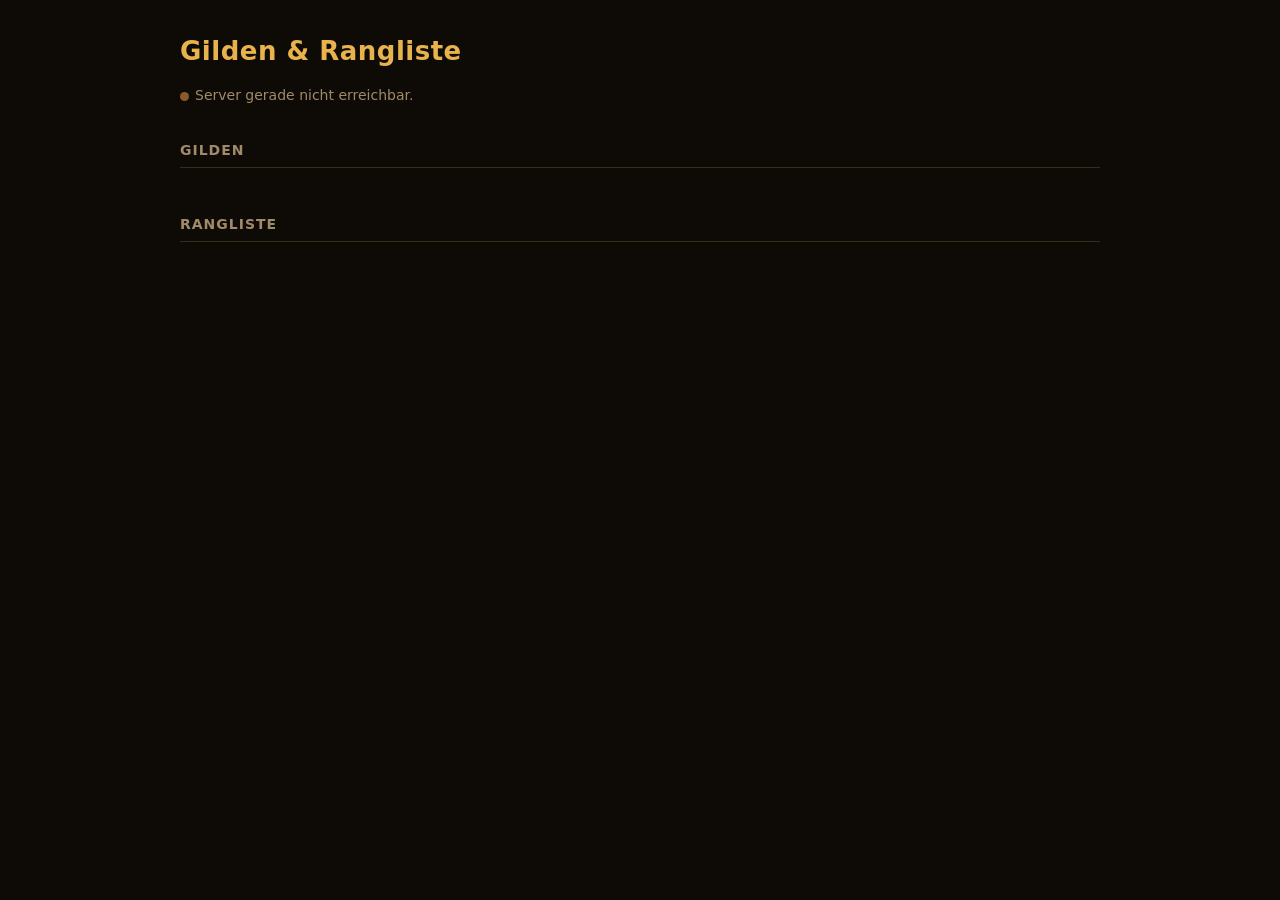
<file: website/gilden.html>
<!DOCTYPE html>
<html lang="de">
<head>
<meta charset="utf-8">
<meta name="viewport" content="width=device-width, initial-scale=1">
<title>Gilden &amp; Rangliste — TW1MP</title>
<style>
  :root{--bg:#0e0b07;--panel:#1a140d;--panel2:#241b11;--line:#3a2c1a;
        --text:#e8dcc8;--muted:#a08a6a;--gold:#e8b24c;--green:#5fbf6a;}
  *{box-sizing:border-box}
  body{margin:0;background:var(--bg);color:var(--text);
       font:15px/1.5 "Segoe UI",system-ui,sans-serif}
  .wrap{max-width:960px;margin:0 auto;padding:32px 20px 60px}
  h1{font-size:26px;margin:0 0 4px;color:var(--gold);letter-spacing:.5px}
  h2{font-size:14px;text-transform:uppercase;letter-spacing:1px;color:var(--muted);
     margin:34px 0 12px;border-bottom:1px solid var(--line);padding-bottom:6px}
  .status{color:var(--muted);font-size:14px;margin-bottom:8px}
  .status b{color:var(--text)}
  .dot{display:inline-block;width:9px;height:9px;border-radius:50%;
       background:#8a5a2a;margin-right:6px;vertical-align:middle}
  .dot.on{background:var(--green);box-shadow:0 0 8px var(--green)}
  .grid{display:grid;grid-template-columns:repeat(auto-fill,minmax(260px,1fr));gap:14px}
  .card{background:var(--panel);border:1px solid var(--line);border-radius:10px;padding:16px}
  .card h3{margin:0 0 2px;font-size:17px;color:var(--gold)}
  .card .tag{display:inline-block;background:var(--panel2);color:var(--muted);
             border:1px solid var(--line);border-radius:5px;padding:1px 7px;
             font-size:12px;font-weight:600;margin-left:6px}
  .card .meta{color:var(--muted);font-size:13px;margin:6px 0 10px}
  .card .meta .on{color:var(--green)}
  .members{display:flex;flex-wrap:wrap;gap:5px}
  .members span{background:var(--panel2);border-radius:5px;padding:2px 8px;font-size:13px}
  .empty{color:var(--muted);font-style:italic}
  .note{color:var(--muted);background:var(--panel);border:1px dashed var(--line);
        border-radius:10px;padding:16px}
  footer{margin-top:40px;color:var(--muted);font-size:12px}
</style>
</head>
<body>
<div class="wrap">
  <h1>Gilden &amp; Rangliste</h1>
  <p class="status" id="status"><span class="dot" id="dot"></span>lädt…</p>

  <h2>Gilden</h2>
  <div class="grid" id="guilds"></div>
  <p class="empty" id="guilds-empty" style="display:none">Noch keine Gilden gegründet.</p>

  <h2>Rangliste</h2>
  <div id="ranking"></div>

  <footer id="foot"></footer>
</div>

<script>
(function () {
  var esc = function (s) { var d = document.createElement('div'); d.textContent = s == null ? '' : String(s); return d.innerHTML; };

  function render(data) {
    var dot = document.getElementById('dot');
    var status = document.getElementById('status');
    if (!data || !data.ok) {
      dot.className = 'dot';
      status.innerHTML = '<span class="dot"></span>Server gerade nicht erreichbar.';
      return;
    }
    var s = data.summary || {};
    dot.className = 'dot on';
    status.innerHTML = '<span class="dot on"></span><b>' + esc(s.server || 'TW1MP') +
      '</b> — ' + (s.playersOnline || 0) + ' online · ' + (s.guilds || 0) + ' Gilden';

    var guilds = data.guilds || [];
    var box = document.getElementById('guilds');
    box.innerHTML = guilds.map(function (g) {
      var members = (g.members || []).map(function (m) { return '<span>' + esc(m) + '</span>'; }).join('');
      var online = g.online ? ' · <span class="on">' + g.online + ' online</span>' : '';
      return '<div class="card"><h3>' + esc(g.name) +
        (g.tag ? '<span class="tag">' + esc(g.tag) + '</span>' : '') + '</h3>' +
        '<div class="meta">' + (g.memberCount || 0) + ' Mitglieder' + online + '</div>' +
        '<div class="members">' + (members || '<span class="empty">—</span>') + '</div></div>';
    }).join('');
    document.getElementById('guilds-empty').style.display = guilds.length ? 'none' : 'block';

    var r = data.ranking || {};
    var rank = document.getElementById('ranking');
    if (!r.available) {
      rank.innerHTML = '<div class="note">' + esc(r.note || 'Die Rangliste wird vorbereitet.') + '</div>';
    } else {
      var rows = (r.players || []).map(function (p, i) {
        return '<div class="card"><h3>#' + (i + 1) + ' ' + esc(p.name) + '</h3>' +
          '<div class="meta">EXP ' + esc(p.xp) + (p.gold != null ? ' · Gold ' + esc(p.gold) : '') + '</div></div>';
      }).join('');
      rank.innerHTML = '<div class="grid">' + rows + '</div>';
    }

    if (data.updated) {
      document.getElementById('foot').textContent =
        'Stand: ' + new Date(data.updated).toLocaleString('de-DE');
    }
  }

  function load() {
    fetch('tw1mp-data.php', { cache: 'no-store' })
      .then(function (r) { return r.json(); })
      .then(render)
      .catch(function () { render(null); });
  }
  load();
  setInterval(load, 30000);
})();
</script>
</body>
</html>
</file>
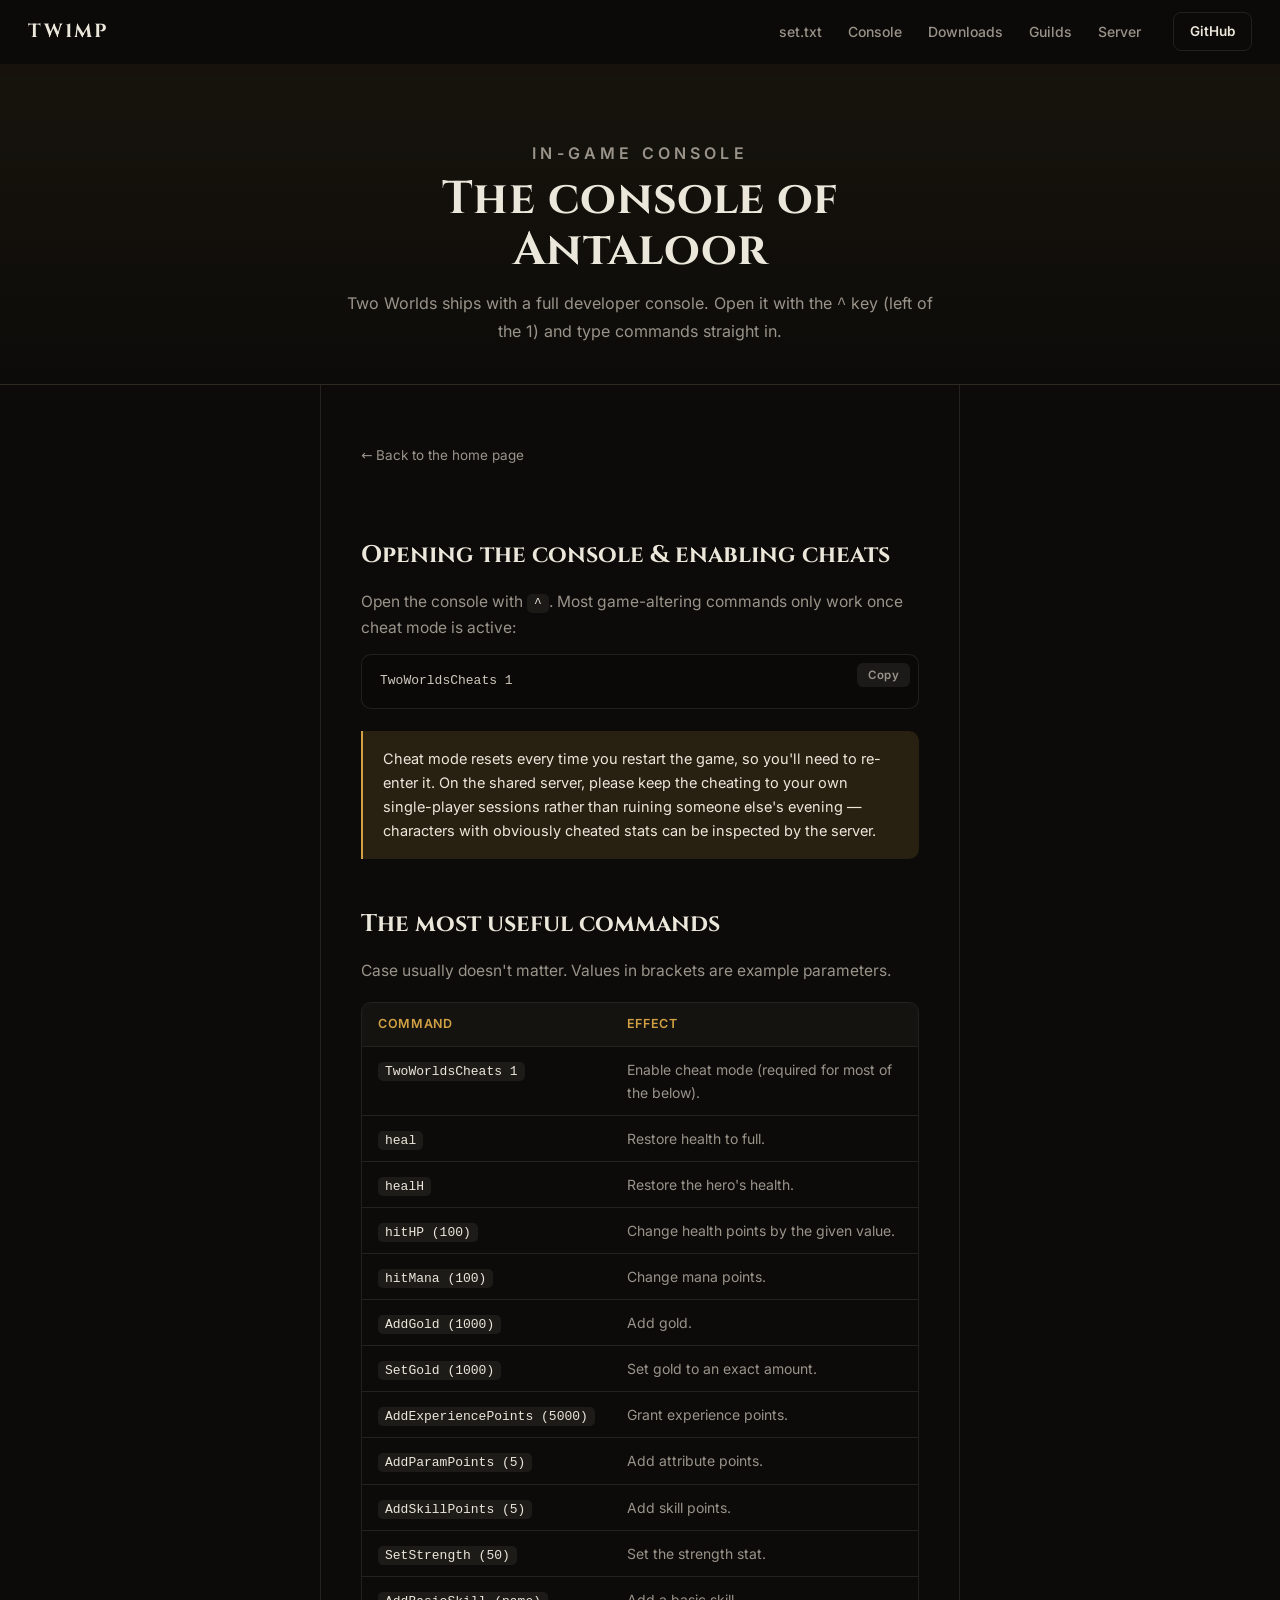
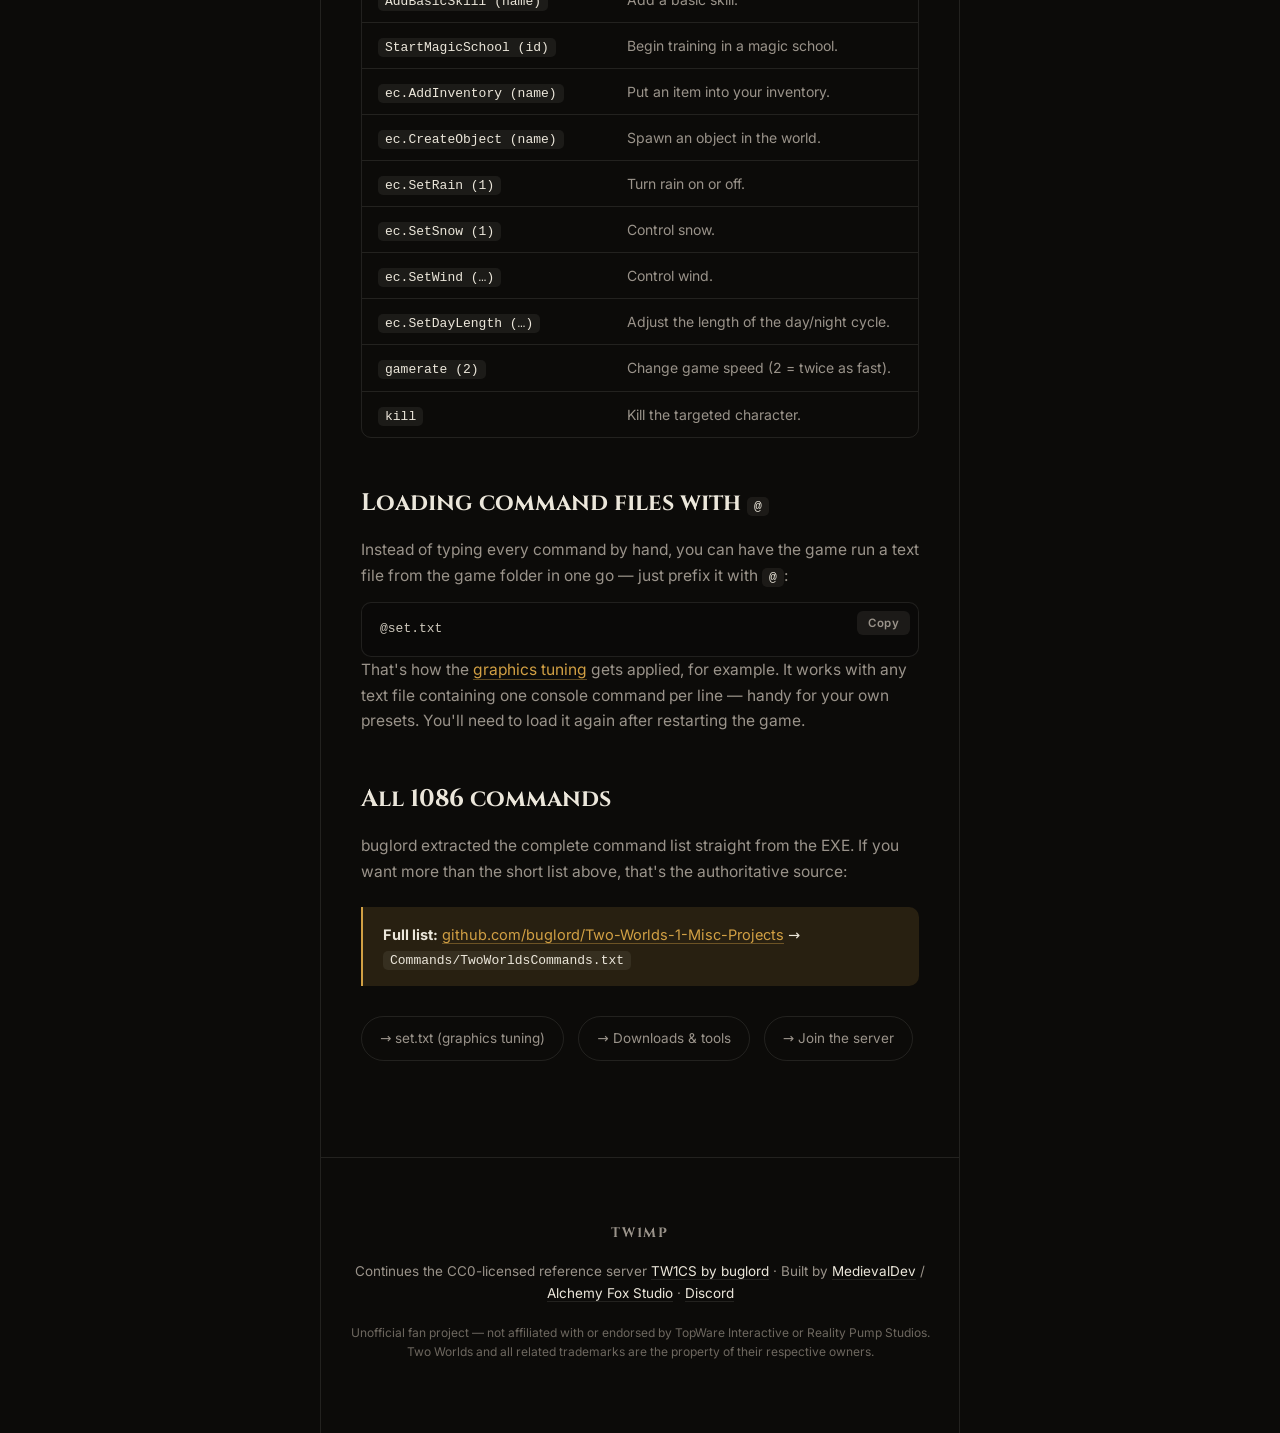
<file: website/twmp/commands.html>
<!DOCTYPE html>
<html lang="en">
<head>
  <meta charset="UTF-8">
  <meta name="viewport" content="width=device-width, initial-scale=1.0">
  <title>Console Commands &amp; Cheats for Two Worlds (2007) | TW1MP</title>
  <meta name="description" content="The Two Worlds (2007) developer console: open it with ^, enable cheats with TwoWorldsCheats 1. The most useful console commands in one table, plus the full list of all 1086 commands.">
  <link rel="canonical" href="https://twmp.alchemy-fox.de/commands.html">
  <meta name="theme-color" content="#0c0b09">
  <meta name="robots" content="index, follow">
  <meta property="og:type" content="article">
  <meta property="og:site_name" content="TW1MP">
  <meta property="og:title" content="Console Commands &amp; Cheats for Two Worlds">
  <meta property="og:description" content="Open the console with ^, enable cheats, and use the most handy commands.">
  <meta property="og:url" content="https://twmp.alchemy-fox.de/commands.html">
  <meta property="og:image" content="https://twmp.alchemy-fox.de/assets/og.jpg">
  <link rel="icon" type="image/svg+xml" href="favicon.svg">
  <link rel="stylesheet" href="css/style.css?v=17">
</head>
<body class="doc-page">

<nav class="nav scrolled" id="nav">
  <a href="index.html" class="nav-brand">TW1MP</a>
  <div class="nav-links">
    <a href="graphics.html">set.txt</a>
    <a href="commands.html" class="active">Console</a>
    <a href="downloads.html">Downloads</a>
    <a href="gilden.html">Guilds</a>
    <a href="index.html#server">Server</a>
  </div>
  <a href="https://github.com/MedievalDev/Tw1mp" target="_blank" rel="noopener" class="nav-gh">GitHub</a>
</nav>

<header class="doc-hero">
  <div class="wrap">
    <p class="eyebrow">In-game console</p>
    <h1>The console of Antaloor</h1>
    <p>Two Worlds ships with a full developer console. Open it with the <code>^</code> key (left of the 1) and type commands straight in.</p>
  </div>
</header>

<main class="doc-body">
  <a href="index.html" class="doc-back">← Back to the home page</a>

  <h2>Opening the console &amp; enabling cheats</h2>
  <p>Open the console with <code>^</code>. Most game-altering commands only work once cheat mode is active:</p>
  <div class="code"><button class="copy">Copy</button><pre>TwoWorldsCheats 1</pre></div>
  <div class="callout">Cheat mode resets every time you restart the game, so you'll need to re-enter it. On the shared server, please keep the cheating to your own single-player sessions rather than ruining someone else's evening — characters with obviously cheated stats can be inspected by the server.</div>

  <h2>The most useful commands</h2>
  <p>Case usually doesn't matter. Values in brackets are example parameters.</p>
  <div class="tbl-wrap">
    <table class="cmd">
      <thead><tr><th>Command</th><th>Effect</th></tr></thead>
      <tbody>
        <tr><td><code>TwoWorldsCheats 1</code></td><td>Enable cheat mode (required for most of the below).</td></tr>
        <tr><td><code>heal</code></td><td>Restore health to full.</td></tr>
        <tr><td><code>healH</code></td><td>Restore the hero's health.</td></tr>
        <tr><td><code>hitHP (100)</code></td><td>Change health points by the given value.</td></tr>
        <tr><td><code>hitMana (100)</code></td><td>Change mana points.</td></tr>
        <tr><td><code>AddGold (1000)</code></td><td>Add gold.</td></tr>
        <tr><td><code>SetGold (1000)</code></td><td>Set gold to an exact amount.</td></tr>
        <tr><td><code>AddExperiencePoints (5000)</code></td><td>Grant experience points.</td></tr>
        <tr><td><code>AddParamPoints (5)</code></td><td>Add attribute points.</td></tr>
        <tr><td><code>AddSkillPoints (5)</code></td><td>Add skill points.</td></tr>
        <tr><td><code>SetStrength (50)</code></td><td>Set the strength stat.</td></tr>
        <tr><td><code>AddBasicSkill (name)</code></td><td>Add a basic skill.</td></tr>
        <tr><td><code>StartMagicSchool (id)</code></td><td>Begin training in a magic school.</td></tr>
        <tr><td><code>ec.AddInventory (name)</code></td><td>Put an item into your inventory.</td></tr>
        <tr><td><code>ec.CreateObject (name)</code></td><td>Spawn an object in the world.</td></tr>
        <tr><td><code>ec.SetRain (1)</code></td><td>Turn rain on or off.</td></tr>
        <tr><td><code>ec.SetSnow (1)</code></td><td>Control snow.</td></tr>
        <tr><td><code>ec.SetWind (…)</code></td><td>Control wind.</td></tr>
        <tr><td><code>ec.SetDayLength (…)</code></td><td>Adjust the length of the day/night cycle.</td></tr>
        <tr><td><code>gamerate (2)</code></td><td>Change game speed (2 = twice as fast).</td></tr>
        <tr><td><code>kill</code></td><td>Kill the targeted character.</td></tr>
      </tbody>
    </table>
  </div>

  <h2>Loading command files with <code>@</code></h2>
  <p>Instead of typing every command by hand, you can have the game run a text file from the game folder in one go — just prefix it with <code>@</code>:</p>
  <div class="code"><button class="copy">Copy</button><pre>@set.txt</pre></div>
  <p>That's how the <a class="ilink" href="graphics.html">graphics tuning</a> gets applied, for example. It works with any text file containing one console command per line — handy for your own presets. You'll need to load it again after restarting the game.</p>

  <h2>All 1086 commands</h2>
  <p>buglord extracted the complete command list straight from the EXE. If you want more than the short list above, that's the authoritative source:</p>
  <div class="callout"><strong>Full list:</strong> <a class="ilink" href="https://github.com/buglord/Two-Worlds-1-Misc-Projects" target="_blank" rel="noopener">github.com/buglord/Two-Worlds-1-Misc-Projects</a> → <code>Commands/TwoWorldsCommands.txt</code></div>

  <div class="doc-nav-links">
    <a href="graphics.html">→ set.txt (graphics tuning)</a>
    <a href="downloads.html">→ Downloads &amp; tools</a>
    <a href="index.html#server">→ Join the server</a>
  </div>
</main>

<footer class="footer">
  <div class="wrap">
    <p class="footer-title">TW1MP</p>
    <p>Continues the CC0-licensed reference server <a href="https://github.com/buglord/Two-Worlds-1-Misc-Projects" target="_blank" rel="noopener">TW1CS by buglord</a> · Built by <a href="https://github.com/MedievalDev" target="_blank" rel="noopener">MedievalDev</a> / <a href="https://alchemy-fox.de" target="_blank" rel="noopener">Alchemy Fox Studio</a> · <a href="https://discord.gg/Avdqka8wEE" target="_blank" rel="noopener">Discord</a></p>
    <p class="footer-legal">Unofficial fan project — not affiliated with or endorsed by TopWare Interactive or Reality Pump Studios. Two Worlds and all related trademarks are the property of their respective owners.</p>
  </div>
</footer>

<script src="js/main.js?v=17"></script>
</body>
</html>
</file>
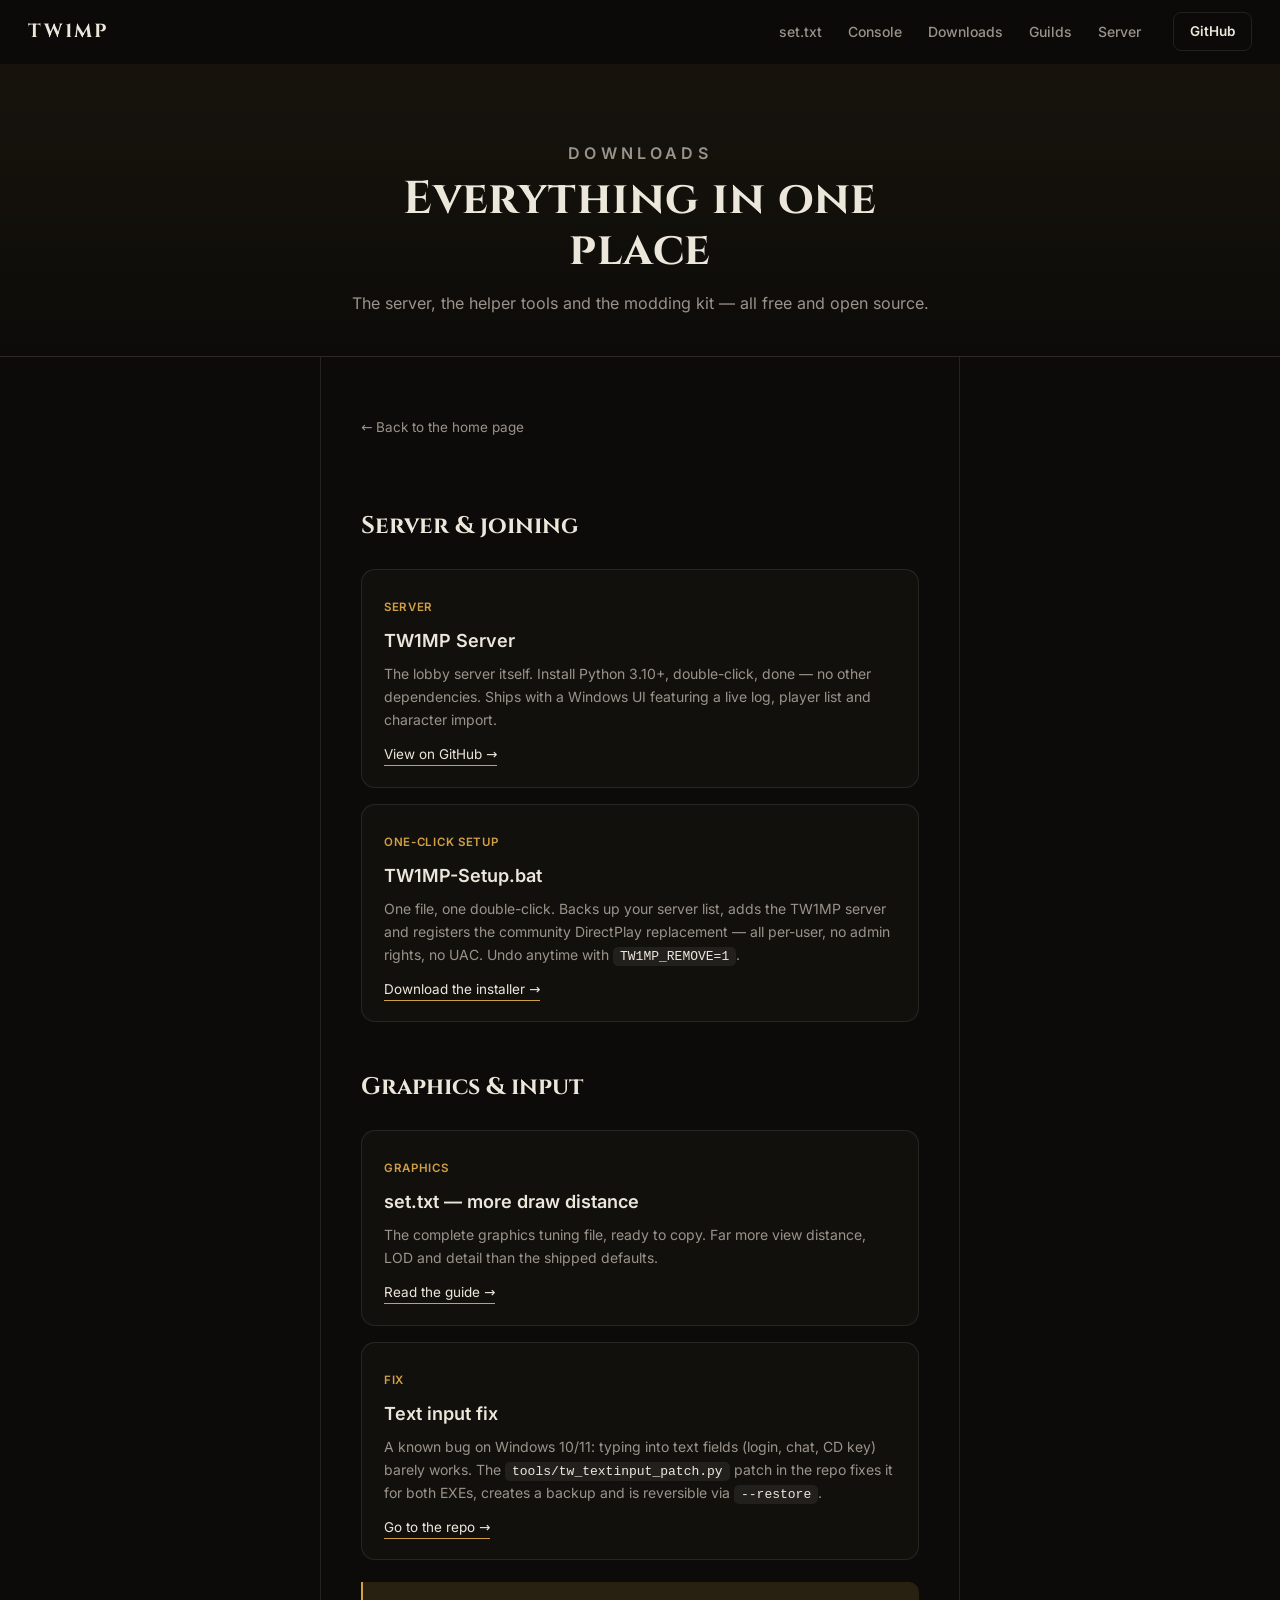
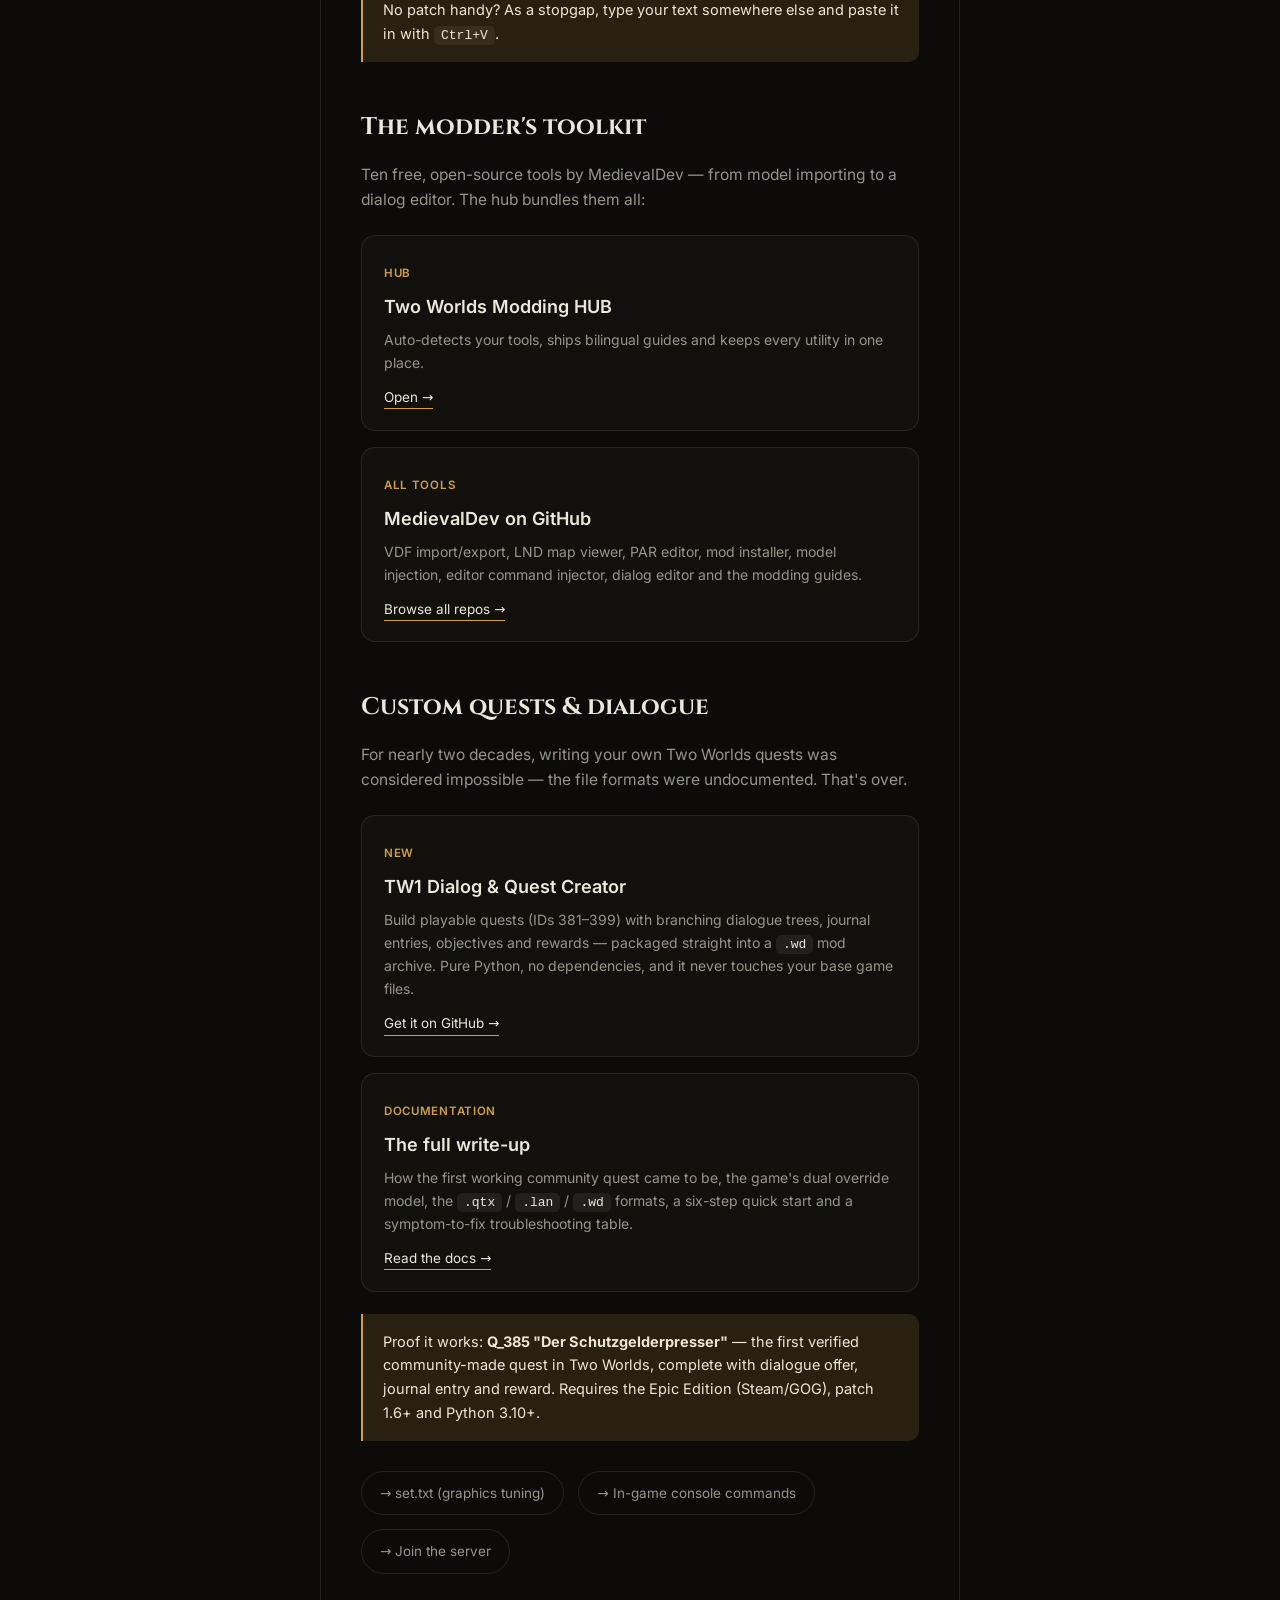
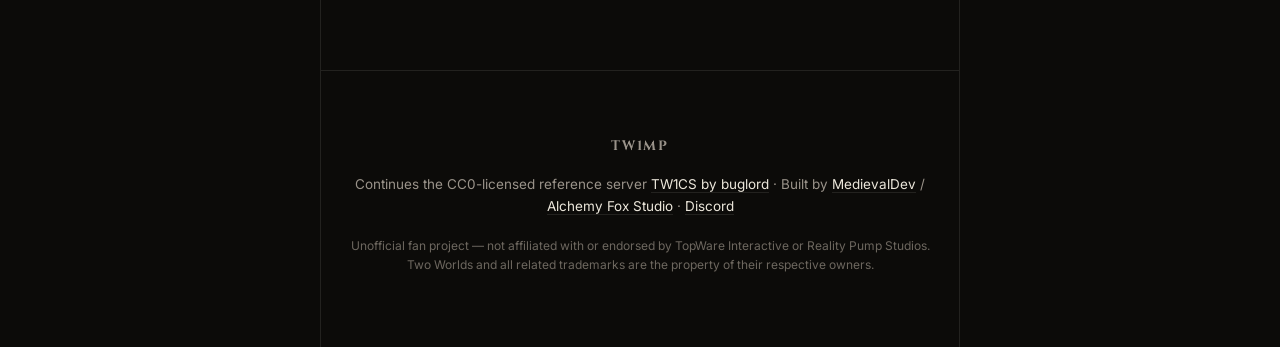
<file: website/twmp/downloads.html>
<!DOCTYPE html>
<html lang="en">
<head>
  <meta charset="UTF-8">
  <meta name="viewport" content="width=device-width, initial-scale=1.0">
  <title>Downloads — Server, Tools &amp; Mods for Two Worlds | TW1MP</title>
  <meta name="description" content="Everything to download: the TW1MP server, the server setup tool, the text input fix for Windows 10/11, the TW1 Dialog & Quest Creator and every Two Worlds modding tool by MedievalDev.">
  <link rel="canonical" href="https://twmp.alchemy-fox.de/downloads.html">
  <meta name="theme-color" content="#0c0b09">
  <meta name="robots" content="index, follow">
  <meta property="og:type" content="website">
  <meta property="og:site_name" content="TW1MP">
  <meta property="og:title" content="Downloads — Server, Tools &amp; Mods for Two Worlds">
  <meta property="og:description" content="Server, setup tool, text input fix, custom quest creator and every modding tool.">
  <meta property="og:url" content="https://twmp.alchemy-fox.de/downloads.html">
  <meta property="og:image" content="https://twmp.alchemy-fox.de/assets/og.jpg">
  <link rel="icon" type="image/svg+xml" href="favicon.svg">
  <link rel="stylesheet" href="css/style.css?v=17">
</head>
<body class="doc-page">

<nav class="nav scrolled" id="nav">
  <a href="index.html" class="nav-brand">TW1MP</a>
  <div class="nav-links">
    <a href="graphics.html">set.txt</a>
    <a href="commands.html">Console</a>
    <a href="downloads.html" class="active">Downloads</a>
    <a href="gilden.html">Guilds</a>
    <a href="index.html#server">Server</a>
  </div>
  <a href="https://github.com/MedievalDev/Tw1mp" target="_blank" rel="noopener" class="nav-gh">GitHub</a>
</nav>

<header class="doc-hero">
  <div class="wrap">
    <p class="eyebrow">Downloads</p>
    <h1>Everything in one place</h1>
    <p>The server, the helper tools and the modding kit — all free and open source.</p>
  </div>
</header>

<main class="doc-body">
  <a href="index.html" class="doc-back">← Back to the home page</a>

  <h2>Server &amp; joining</h2>
  <div class="dl-grid">
    <a class="dl-card" href="https://github.com/MedievalDev/Tw1mp" target="_blank" rel="noopener">
      <span class="dl-tag">Server</span>
      <h3>TW1MP Server</h3>
      <p>The lobby server itself. Install Python 3.10+, double-click, done — no other dependencies. Ships with a Windows UI featuring a live log, player list and character import.</p>
      <span class="dl-cta">View on GitHub →</span>
    </a>
    <a class="dl-card" href="tools/TW1MP-Setup.bat" download>
      <span class="dl-tag">One-click setup</span>
      <h3>TW1MP-Setup.bat</h3>
      <p>One file, one double-click. Backs up your server list, adds the TW1MP server and registers the community DirectPlay replacement — all per-user, no admin rights, no UAC. Undo anytime with <code>TW1MP_REMOVE=1</code>.</p>
      <span class="dl-cta">Download the installer →</span>
    </a>
  </div>

  <h2>Graphics &amp; input</h2>
  <div class="dl-grid">
    <a class="dl-card" href="graphics.html">
      <span class="dl-tag">Graphics</span>
      <h3>set.txt — more draw distance</h3>
      <p>The complete graphics tuning file, ready to copy. Far more view distance, LOD and detail than the shipped defaults.</p>
      <span class="dl-cta">Read the guide →</span>
    </a>
    <a class="dl-card" href="https://github.com/MedievalDev/Tw1mp" target="_blank" rel="noopener">
      <span class="dl-tag">Fix</span>
      <h3>Text input fix</h3>
      <p>A known bug on Windows 10/11: typing into text fields (login, chat, CD key) barely works. The <code>tools/tw_textinput_patch.py</code> patch in the repo fixes it for both EXEs, creates a backup and is reversible via <code>--restore</code>.</p>
      <span class="dl-cta">Go to the repo →</span>
    </a>
  </div>
  <div class="callout">No patch handy? As a stopgap, type your text somewhere else and paste it in with <code>Ctrl+V</code>.</div>

  <h2>The modder's toolkit</h2>
  <p>Ten free, open-source tools by MedievalDev — from model importing to a dialog editor. The hub bundles them all:</p>
  <div class="dl-grid">
    <a class="dl-card" href="https://github.com/MedievalDev/Two-Worlds-Modding-HUB" target="_blank" rel="noopener">
      <span class="dl-tag">Hub</span>
      <h3>Two Worlds Modding HUB</h3>
      <p>Auto-detects your tools, ships bilingual guides and keeps every utility in one place.</p>
      <span class="dl-cta">Open →</span>
    </a>
    <a class="dl-card" href="https://github.com/MedievalDev" target="_blank" rel="noopener">
      <span class="dl-tag">All tools</span>
      <h3>MedievalDev on GitHub</h3>
      <p>VDF import/export, LND map viewer, PAR editor, mod installer, model injection, editor command injector, dialog editor and the modding guides.</p>
      <span class="dl-cta">Browse all repos →</span>
    </a>
  </div>

  <h2>Custom quests &amp; dialogue</h2>
  <p>For nearly two decades, writing your own Two Worlds quests was considered impossible — the file formats were undocumented. That's over.</p>
  <div class="dl-grid">
    <a class="dl-card" href="https://github.com/MedievalDev/TW1_DialogAndQuestCreator" target="_blank" rel="noopener">
      <span class="dl-tag">New</span>
      <h3>TW1 Dialog &amp; Quest Creator</h3>
      <p>Build playable quests (IDs 381–399) with branching dialogue trees, journal entries, objectives and rewards — packaged straight into a <code>.wd</code> mod archive. Pure Python, no dependencies, and it never touches your base game files.</p>
      <span class="dl-cta">Get it on GitHub →</span>
    </a>
    <a class="dl-card" href="https://alchemy-fox.de/game/TW1_DialogAndQuestCreator/" target="_blank" rel="noopener">
      <span class="dl-tag">Documentation</span>
      <h3>The full write-up</h3>
      <p>How the first working community quest came to be, the game's dual override model, the <code>.qtx</code> / <code>.lan</code> / <code>.wd</code> formats, a six-step quick start and a symptom-to-fix troubleshooting table.</p>
      <span class="dl-cta">Read the docs →</span>
    </a>
  </div>
  <div class="callout">Proof it works: <strong>Q_385 "Der Schutzgelderpresser"</strong> — the first verified community-made quest in Two Worlds, complete with dialogue offer, journal entry and reward. Requires the Epic Edition (Steam/GOG), patch 1.6+ and Python 3.10+.</div>

  <div class="doc-nav-links">
    <a href="graphics.html">→ set.txt (graphics tuning)</a>
    <a href="commands.html">→ In-game console commands</a>
    <a href="index.html#server">→ Join the server</a>
  </div>
</main>

<footer class="footer">
  <div class="wrap">
    <p class="footer-title">TW1MP</p>
    <p>Continues the CC0-licensed reference server <a href="https://github.com/buglord/Two-Worlds-1-Misc-Projects" target="_blank" rel="noopener">TW1CS by buglord</a> · Built by <a href="https://github.com/MedievalDev" target="_blank" rel="noopener">MedievalDev</a> / <a href="https://alchemy-fox.de" target="_blank" rel="noopener">Alchemy Fox Studio</a> · <a href="https://discord.gg/Avdqka8wEE" target="_blank" rel="noopener">Discord</a></p>
    <p class="footer-legal">Unofficial fan project — not affiliated with or endorsed by TopWare Interactive or Reality Pump Studios. Two Worlds and all related trademarks are the property of their respective owners.</p>
  </div>
</footer>

<script src="js/main.js?v=17"></script>
</body>
</html>
</file>
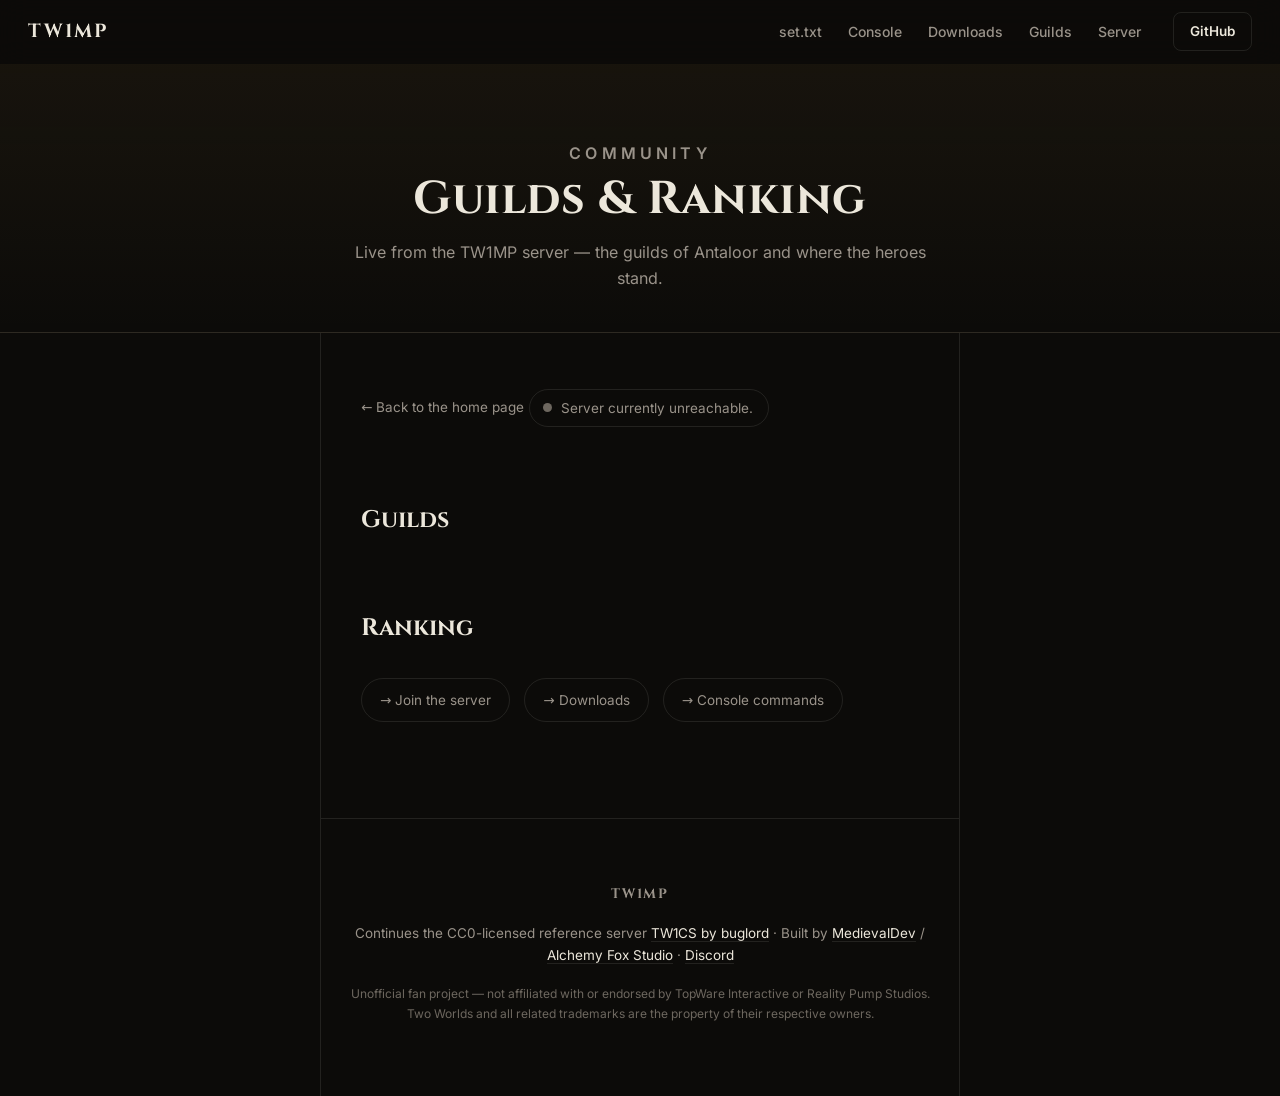
<file: website/twmp/gilden.html>
<!DOCTYPE html>
<html lang="en">
<head>
  <meta charset="UTF-8">
  <meta name="viewport" content="width=device-width, initial-scale=1.0">
  <title>Guilds &amp; Ranking — Live from the TW1MP server | TW1MP</title>
  <meta name="description" content="Live guild roster and player ranking, straight from the TW1MP community server for Two Worlds.">
  <link rel="canonical" href="https://twmp.alchemy-fox.de/gilden.html">
  <meta name="theme-color" content="#0c0b09">
  <meta name="robots" content="index, follow">
  <meta property="og:type" content="website">
  <meta property="og:site_name" content="TW1MP">
  <meta property="og:title" content="Guilds &amp; Ranking — TW1MP">
  <meta property="og:description" content="Live guild roster and player ranking from the community server.">
  <meta property="og:url" content="https://twmp.alchemy-fox.de/gilden.html">
  <meta property="og:image" content="https://twmp.alchemy-fox.de/assets/og.jpg">
  <link rel="icon" type="image/svg+xml" href="favicon.svg">
  <link rel="stylesheet" href="css/style.css?v=17">
  <style>
    /* guild / ranking specifics, built on the site's design tokens */
    .guild-status {
      display: inline-flex; align-items: center; gap: 9px; margin-bottom: 28px;
      padding: 7px 15px 7px 13px; border: 1px solid var(--line); border-radius: 999px;
      font-size: 13.5px; color: var(--mut);
    }
    .guild-status .d { width: 9px; height: 9px; border-radius: 50%; background: var(--dim); flex: none; }
    .guild-status.live { border-color: rgba(120,200,120,0.35); color: var(--ink); }
    .guild-status.live .d { background: #6ec46e; box-shadow: 0 0 8px rgba(120,200,120,0.6); }
    .guild-status b { color: var(--ink); font-weight: 600; }
    .dl-card .g-on { color: #6ec46e; }
    .g-members { display: flex; flex-wrap: wrap; gap: 6px; margin-top: 12px; }
    .g-members span {
      font-size: 12.5px; color: var(--ink); background: rgba(236,231,219,0.06);
      border: 1px solid var(--line); border-radius: 6px; padding: 3px 9px;
    }
    .g-members .none { color: var(--dim); background: none; border: none; padding: 3px 0; font-style: italic; }
    .rank-pos { color: var(--gold); font-weight: 700; font-family: var(--display); }
    #guilds .dl-card { cursor: default; }
  </style>
</head>
<body class="doc-page">

<nav class="nav scrolled" id="nav">
  <a href="index.html" class="nav-brand">TW1MP</a>
  <div class="nav-links">
    <a href="graphics.html">set.txt</a>
    <a href="commands.html">Console</a>
    <a href="downloads.html">Downloads</a>
    <a href="gilden.html" class="active">Guilds</a>
    <a href="index.html#server">Server</a>
  </div>
  <a href="https://github.com/MedievalDev/Tw1mp" target="_blank" rel="noopener" class="nav-gh">GitHub</a>
</nav>

<header class="doc-hero">
  <div class="wrap">
    <p class="eyebrow">Community</p>
    <h1>Guilds &amp; Ranking</h1>
    <p>Live from the TW1MP server — the guilds of Antaloor and where the heroes stand.</p>
  </div>
</header>

<main class="doc-body">
  <a href="index.html" class="doc-back">← Back to the home page</a>

  <div class="guild-status" id="status"><span class="d"></span>Loading…</div>

  <h2>Guilds</h2>
  <div class="dl-grid" id="guilds"></div>
  <p id="guilds-empty" style="display:none;color:var(--dim)">No guilds have been founded yet.</p>

  <h2>Ranking</h2>
  <div id="ranking"></div>

  <div class="doc-nav-links">
    <a href="index.html#server">→ Join the server</a>
    <a href="downloads.html">→ Downloads</a>
    <a href="commands.html">→ Console commands</a>
  </div>
</main>

<footer class="footer">
  <div class="wrap">
    <p class="footer-title">TW1MP</p>
    <p>Continues the CC0-licensed reference server <a href="https://github.com/buglord/Two-Worlds-1-Misc-Projects" target="_blank" rel="noopener">TW1CS by buglord</a> · Built by <a href="https://github.com/MedievalDev" target="_blank" rel="noopener">MedievalDev</a> / <a href="https://alchemy-fox.de" target="_blank" rel="noopener">Alchemy Fox Studio</a> · <a href="https://discord.gg/Avdqka8wEE" target="_blank" rel="noopener">Discord</a></p>
    <p class="footer-legal">Unofficial fan project — not affiliated with or endorsed by TopWare Interactive or Reality Pump Studios. Two Worlds and all related trademarks are the property of their respective owners.</p>
  </div>
</footer>

<script src="js/main.js?v=17"></script>
<script>
(function () {
  var esc = function (s) { var d = document.createElement('div'); d.textContent = s == null ? '' : String(s); return d.innerHTML; };

  function render(data) {
    var st = document.getElementById('status');
    if (!data || !data.ok) {
      st.className = 'guild-status';
      st.innerHTML = '<span class="d"></span>Server currently unreachable.';
      return;
    }
    var s = data.summary || {};
    st.className = 'guild-status live';
    st.innerHTML = '<span class="d"></span><b>' + esc(s.server || 'TW1MP') + '</b> · ' +
      (s.playersOnline || 0) + ' online · ' + (s.guilds || 0) + ' guilds';

    var guilds = data.guilds || [];
    document.getElementById('guilds').innerHTML = guilds.map(function (g) {
      var mem = (g.members || []).map(function (m) { return '<span>' + esc(m) + '</span>'; }).join('') ||
        '<span class="none">no members yet</span>';
      var on = g.online ? ' · <span class="g-on">' + g.online + ' online</span>' : '';
      return '<div class="dl-card"><span class="dl-tag">' + esc(g.tag || 'Guild') + '</span>' +
        '<h3>' + esc(g.name) + '</h3>' +
        '<p>' + (g.memberCount || 0) + ' members' + on + '</p>' +
        '<div class="g-members">' + mem + '</div></div>';
    }).join('');
    document.getElementById('guilds-empty').style.display = guilds.length ? 'none' : 'block';

    var r = data.ranking || {};
    var rank = document.getElementById('ranking');
    if (!r.available) {
      rank.innerHTML = '<div class="callout">The ranking is being prepared — it goes live once player progress is tracked.</div>';
    } else {
      var rows = (r.players || []).map(function (p, i) {
        return '<tr><td class="rank-pos">#' + (i + 1) + '</td><td>' + esc(p.name) +
          '</td><td>' + esc(p.xp) + '</td><td>' + (p.gold != null ? esc(p.gold) : '—') + '</td></tr>';
      }).join('');
      rank.innerHTML = '<div class="tbl-wrap"><table class="cmd"><thead><tr>' +
        '<th>#</th><th>Player</th><th>XP</th><th>Gold</th></tr></thead><tbody>' + rows + '</tbody></table></div>';
    }
  }

  function load() {
    fetch('tw1mp-data.php', { cache: 'no-store' })
      .then(function (r) { return r.json(); })
      .then(render)
      .catch(function () { render(null); });
  }
  load();
  setInterval(load, 30000);
})();
</script>
</body>
</html>
</file>
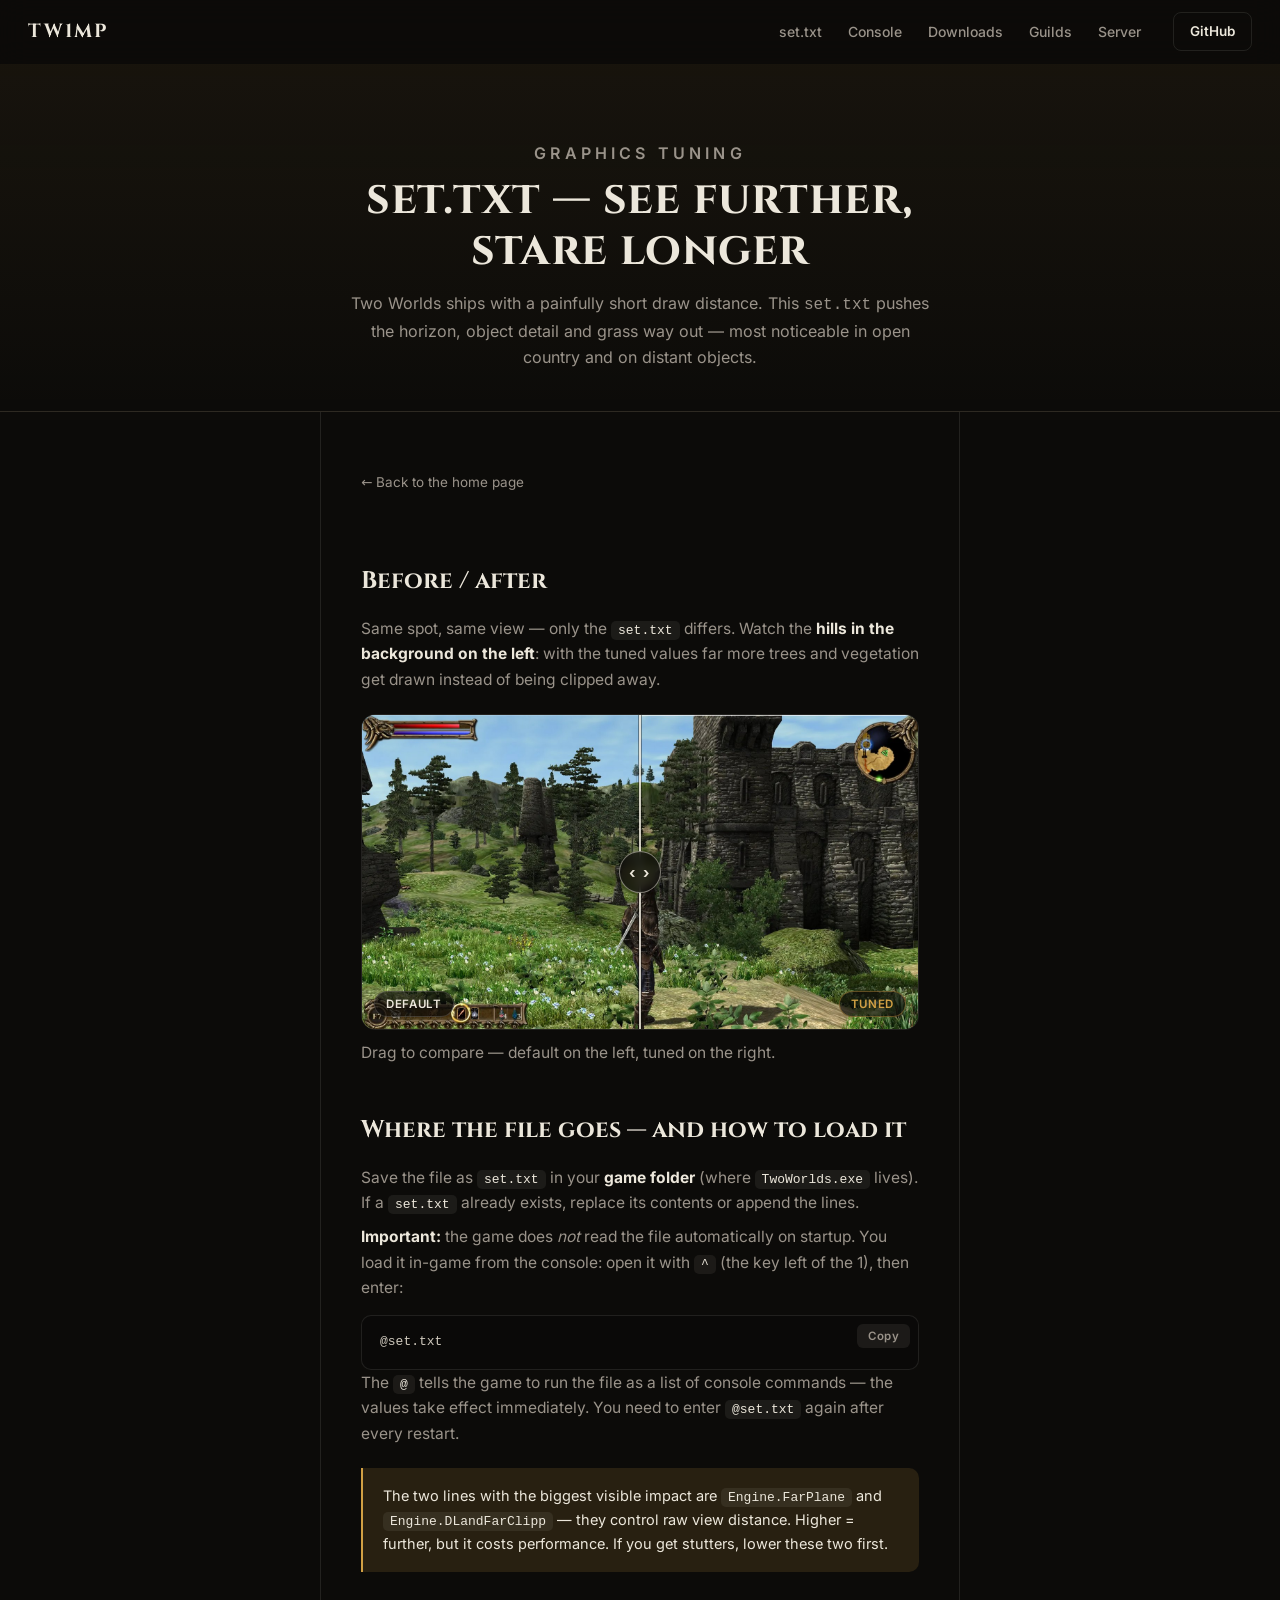
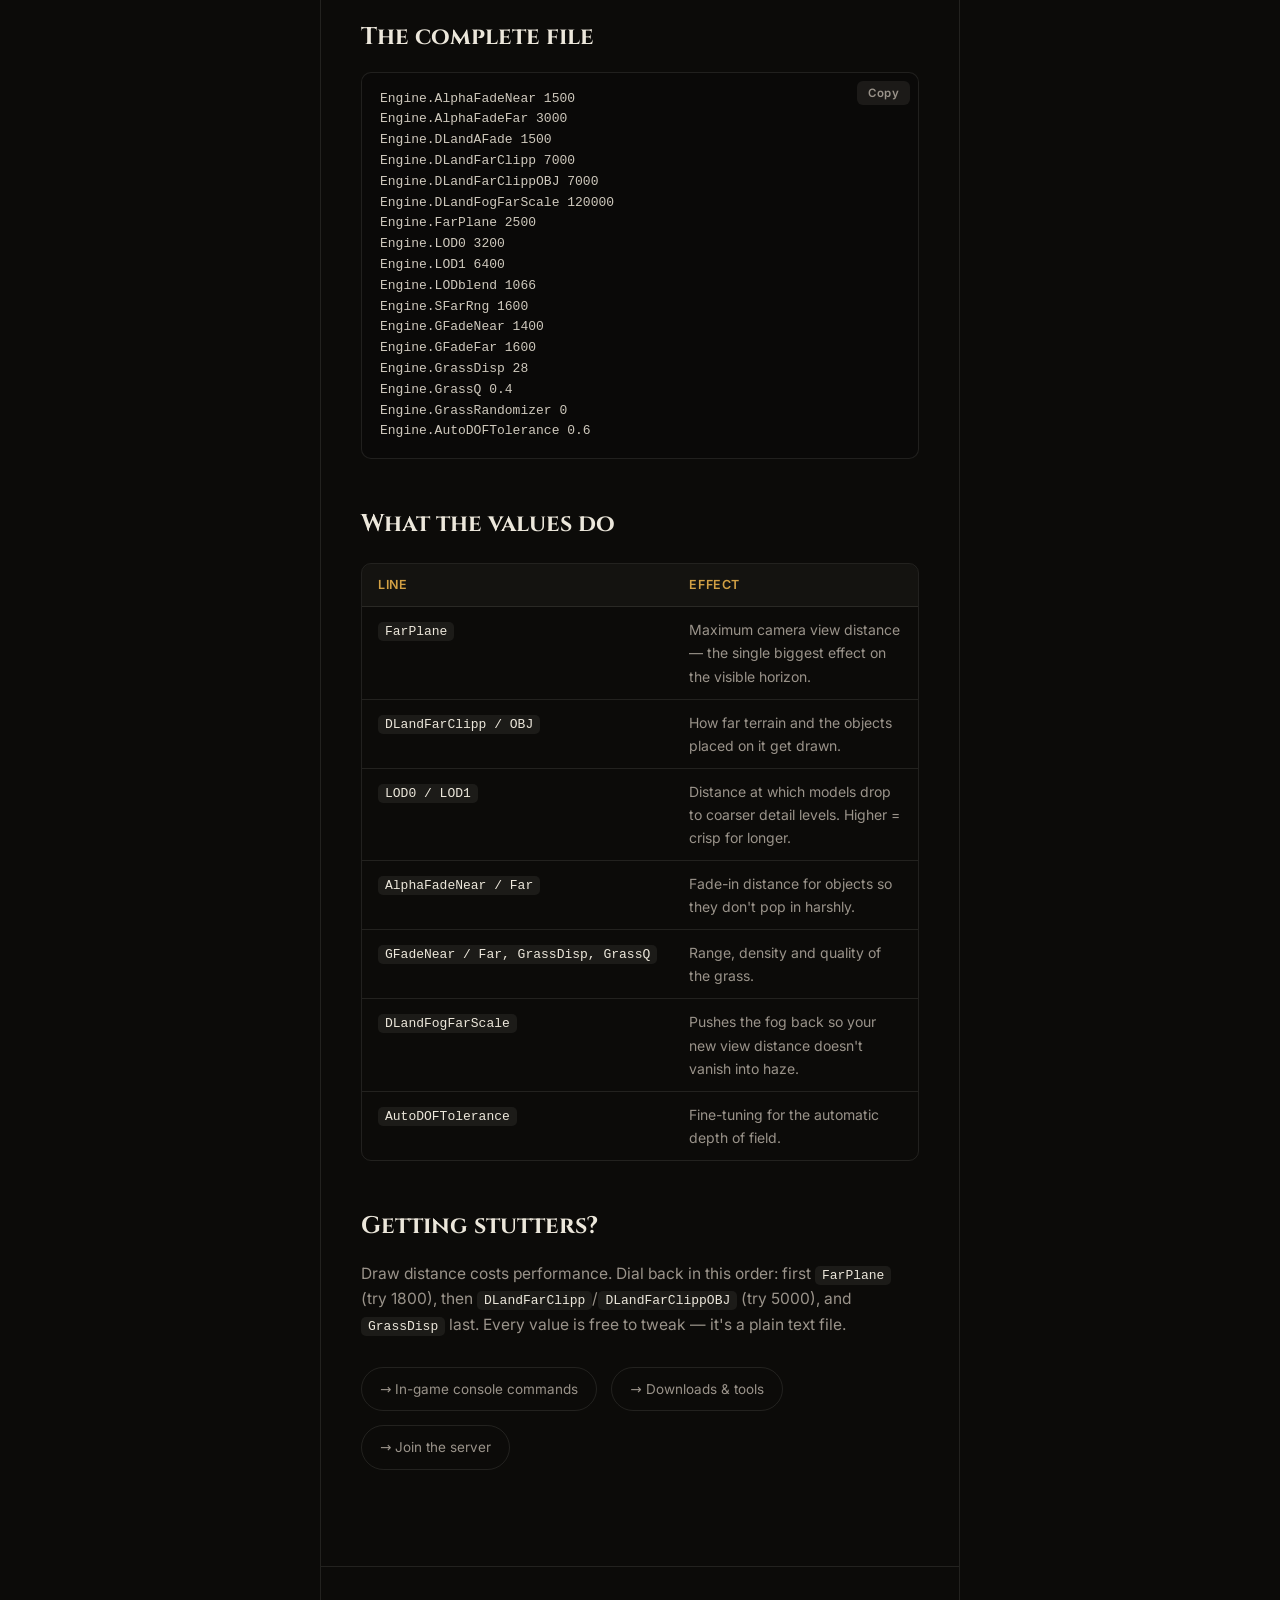
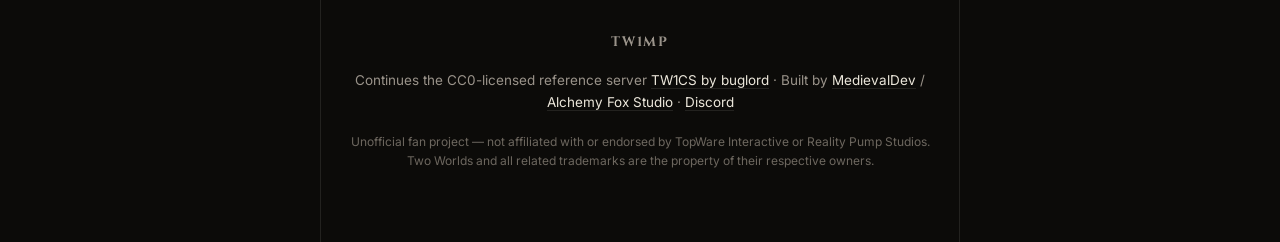
<file: website/twmp/graphics.html>
<!DOCTYPE html>
<html lang="en">
<head>
  <meta charset="UTF-8">
  <meta name="viewport" content="width=device-width, initial-scale=1.0">
  <title>set.txt — Unlock Draw Distance in Two Worlds (2007) | TW1MP</title>
  <meta name="description" content="The complete set.txt for Two Worlds (2007): far more view distance, LOD and detail than the shipped defaults. Drop it in your game folder and load it from the console with @set.txt.">
  <link rel="canonical" href="https://twmp.alchemy-fox.de/graphics.html">
  <meta name="theme-color" content="#0c0b09">
  <meta name="robots" content="index, follow">
  <meta property="og:type" content="article">
  <meta property="og:site_name" content="TW1MP">
  <meta property="og:title" content="set.txt — Unlock Draw Distance in Two Worlds">
  <meta property="og:description" content="The complete graphics tuning file, ready to copy. More view distance, LOD and detail.">
  <meta property="og:url" content="https://twmp.alchemy-fox.de/graphics.html">
  <meta property="og:image" content="https://twmp.alchemy-fox.de/assets/og.jpg">
  <link rel="icon" type="image/svg+xml" href="favicon.svg">
  <link rel="stylesheet" href="css/style.css?v=17">
</head>
<body class="doc-page">

<nav class="nav scrolled" id="nav">
  <a href="index.html" class="nav-brand">TW1MP</a>
  <div class="nav-links">
    <a href="graphics.html" class="active">set.txt</a>
    <a href="commands.html">Console</a>
    <a href="downloads.html">Downloads</a>
    <a href="gilden.html">Guilds</a>
    <a href="index.html#server">Server</a>
  </div>
  <a href="https://github.com/MedievalDev/Tw1mp" target="_blank" rel="noopener" class="nav-gh">GitHub</a>
</nav>

<header class="doc-hero">
  <div class="wrap">
    <p class="eyebrow">Graphics tuning</p>
    <h1>set.txt — see further, stare longer</h1>
    <p>Two Worlds ships with a painfully short draw distance. This <code>set.txt</code> pushes the horizon, object detail and grass way out — most noticeable in open country and on distant objects.</p>
  </div>
</header>

<main class="doc-body">
  <a href="index.html" class="doc-back">← Back to the home page</a>

  <h2>Before / after</h2>
  <p>Same spot, same view — only the <code>set.txt</code> differs. Watch the <strong>hills in the background on the left</strong>: with the tuned values far more trees and vegetation get drawn instead of being clipped away.</p>
  <div class="ba" id="baSet">
    <img src="assets/game/settxt-tuned.jpg" alt="Two Worlds with tuned set.txt — more trees in the distance">
    <div class="ba-top"><img src="assets/game/settxt-standard.jpg" alt="Two Worlds with default settings — sparse distance"></div>
    <div class="ba-handle"></div>
    <span class="ba-label ba-l-off">Default</span>
    <span class="ba-label ba-l-on">Tuned</span>
  </div>
  <p class="ba-hint">Drag to compare — default on the left, tuned on the right.</p>

  <h2>Where the file goes — and how to load it</h2>
  <p>Save the file as <code>set.txt</code> in your <strong>game folder</strong> (where <code>TwoWorlds.exe</code> lives). If a <code>set.txt</code> already exists, replace its contents or append the lines.</p>
  <p><strong>Important:</strong> the game does <em>not</em> read the file automatically on startup. You load it in-game from the console: open it with <code>^</code> (the key left of the 1), then enter:</p>
  <div class="code"><button class="copy">Copy</button><pre>@set.txt</pre></div>
  <p>The <code>@</code> tells the game to run the file as a list of console commands — the values take effect immediately. You need to enter <code>@set.txt</code> again after every restart.</p>

  <div class="callout">The two lines with the biggest visible impact are <code>Engine.FarPlane</code> and <code>Engine.DLandFarClipp</code> — they control raw view distance. Higher = further, but it costs performance. If you get stutters, lower these two first.</div>

  <h2>The complete file</h2>
  <div class="code"><button class="copy">Copy</button><pre>Engine.AlphaFadeNear 1500
Engine.AlphaFadeFar 3000
Engine.DLandAFade 1500
Engine.DLandFarClipp 7000
Engine.DLandFarClippOBJ 7000
Engine.DLandFogFarScale 120000
Engine.FarPlane 2500
Engine.LOD0 3200
Engine.LOD1 6400
Engine.LODblend 1066
Engine.SFarRng 1600
Engine.GFadeNear 1400
Engine.GFadeFar 1600
Engine.GrassDisp 28
Engine.GrassQ 0.4
Engine.GrassRandomizer 0
Engine.AutoDOFTolerance 0.6</pre></div>

  <h2>What the values do</h2>
  <div class="tbl-wrap">
    <table class="cmd">
      <thead><tr><th>Line</th><th>Effect</th></tr></thead>
      <tbody>
        <tr><td><code>FarPlane</code></td><td>Maximum camera view distance — the single biggest effect on the visible horizon.</td></tr>
        <tr><td><code>DLandFarClipp&nbsp;/&nbsp;OBJ</code></td><td>How far terrain and the objects placed on it get drawn.</td></tr>
        <tr><td><code>LOD0&nbsp;/&nbsp;LOD1</code></td><td>Distance at which models drop to coarser detail levels. Higher = crisp for longer.</td></tr>
        <tr><td><code>AlphaFadeNear&nbsp;/&nbsp;Far</code></td><td>Fade-in distance for objects so they don't pop in harshly.</td></tr>
        <tr><td><code>GFadeNear&nbsp;/&nbsp;Far, GrassDisp, GrassQ</code></td><td>Range, density and quality of the grass.</td></tr>
        <tr><td><code>DLandFogFarScale</code></td><td>Pushes the fog back so your new view distance doesn't vanish into haze.</td></tr>
        <tr><td><code>AutoDOFTolerance</code></td><td>Fine-tuning for the automatic depth of field.</td></tr>
      </tbody>
    </table>
  </div>

  <h2>Getting stutters?</h2>
  <p>Draw distance costs performance. Dial back in this order: first <code>FarPlane</code> (try 1800), then <code>DLandFarClipp</code>/<code>DLandFarClippOBJ</code> (try 5000), and <code>GrassDisp</code> last. Every value is free to tweak — it's a plain text file.</p>

  <div class="doc-nav-links">
    <a href="commands.html">→ In-game console commands</a>
    <a href="downloads.html">→ Downloads &amp; tools</a>
    <a href="index.html#server">→ Join the server</a>
  </div>
</main>

<footer class="footer">
  <div class="wrap">
    <p class="footer-title">TW1MP</p>
    <p>Continues the CC0-licensed reference server <a href="https://github.com/buglord/Two-Worlds-1-Misc-Projects" target="_blank" rel="noopener">TW1CS by buglord</a> · Built by <a href="https://github.com/MedievalDev" target="_blank" rel="noopener">MedievalDev</a> / <a href="https://alchemy-fox.de" target="_blank" rel="noopener">Alchemy Fox Studio</a> · <a href="https://discord.gg/Avdqka8wEE" target="_blank" rel="noopener">Discord</a></p>
    <p class="footer-legal">Unofficial fan project — not affiliated with or endorsed by TopWare Interactive or Reality Pump Studios. Two Worlds and all related trademarks are the property of their respective owners.</p>
  </div>
</footer>

<script src="js/main.js?v=17"></script>
</body>
</html>
</file>
<file: website/twmp/css/style.css>
@font-face {
  font-family: 'Cinzel';
  font-style: normal;
  font-weight: 500;
  font-display: swap;
  src: url(../fonts/cinzel-500.woff2) format('woff2');
  
}
/* latin-ext */
@font-face {
  font-family: 'Cinzel';
  font-style: normal;
  font-weight: 700;
  font-display: swap;
  src: url(../fonts/cinzel-700.woff2) format('woff2');
  
}
/* cyrillic-ext */
@font-face {
  font-family: 'Inter';
  font-style: normal;
  font-weight: 400;
  font-display: swap;
  src: url(../fonts/inter-400.woff2) format('woff2');
  
}
/* cyrillic-ext */
@font-face {
  font-family: 'Inter';
  font-style: normal;
  font-weight: 500;
  font-display: swap;
  src: url(../fonts/inter-500.woff2) format('woff2');
  
}
/* cyrillic-ext */
@font-face {
  font-family: 'Inter';
  font-style: normal;
  font-weight: 600;
  font-display: swap;
  src: url(../fonts/inter-600.woff2) format('woff2');
  
}
/* cyrillic-ext */
@font-face {
  font-family: 'Inter';
  font-style: normal;
  font-weight: 700;
  font-display: swap;
  src: url(../fonts/inter-700.woff2) format('woff2');
  
}

/* TW1MP — modern minimal fan page */

:root {
  --bg: #0c0b09;
  --panel: #12100d;
  --ink: #ece7db;
  --mut: #9a938a;
  --dim: #6d675f;
  --gold: #d2a044;
  --gold-soft: rgba(210,160,68,0.14);
  --line: rgba(236,231,219,0.10);
  --font: 'Inter', system-ui, sans-serif;
  --display: 'Cinzel', serif;
}

* { margin: 0; padding: 0; box-sizing: border-box; }

html { scroll-behavior: smooth; scroll-padding-top: 72px; }

body {
  font-family: var(--font);
  background: var(--bg);
  color: var(--ink);
  line-height: 1.65;
  font-size: 16px;
  -webkit-font-smoothing: antialiased;
}

img { display: block; max-width: 100%; }
a { color: inherit; text-decoration: none; }
::selection { background: rgba(210,160,68,0.35); }

.wrap { max-width: 1060px; margin: 0 auto; padding: 0 24px; }

/* ── Nav ─────────────────────────────── */
.nav {
  position: fixed; top: 0; left: 0; right: 0; z-index: 50;
  display: flex; align-items: center; gap: 32px;
  padding: 0 28px; height: 64px;
  background: rgba(12,11,9,0.75);
  backdrop-filter: blur(14px); -webkit-backdrop-filter: blur(14px);
  border-bottom: 1px solid transparent;
  transition: border-color .3s, background .3s;
}
.nav.scrolled { border-bottom-color: var(--line); background: rgba(12,11,9,0.92); }

.nav-brand {
  font-family: var(--display); font-weight: 700; font-size: 19px;
  letter-spacing: .12em; color: var(--ink);
}
.nav-links { display: flex; gap: 26px; margin-left: auto; }
.nav-links a {
  font-size: 14px; font-weight: 500; color: var(--mut);
  transition: color .2s; white-space: nowrap;
}
.nav-links a:hover, .nav-links a.active { color: var(--ink); }
.nav-gh {
  font-size: 13.5px; font-weight: 600; color: var(--ink);
  border: 1px solid var(--line); border-radius: 8px;
  padding: 7px 16px; transition: all .2s; white-space: nowrap;
}
.nav-gh:hover { border-color: var(--gold); color: var(--gold); }

/* ── Hero ─────────────────────────────── */
.hero {
  position: relative; min-height: calc(100vh - 64px); margin-top: 64px;
  display: flex; align-items: center; justify-content: center;
  text-align: center; overflow: hidden;
}
.hero-bg { position: absolute; inset: 0; }
.hero-bg img {
  width: 100%; height: 100%; object-fit: cover; object-position: 70% 0%;
  transform: scale(1.03); transform-origin: 70% 0%;
  animation: heroDrift 24s ease-in-out infinite alternate;
}
@keyframes heroDrift { from { transform: scale(1.03); } to { transform: scale(1.09); } }
.hero-bg::after {
  content: ''; position: absolute; inset: 0;
  background:
    linear-gradient(180deg, rgba(12,11,9,0.55) 0%, rgba(12,11,9,0.25) 35%, rgba(12,11,9,0.72) 78%, var(--bg) 100%);
}

.hero-inner { position: relative; padding: 120px 24px 60px; max-width: 780px; }

.kicker {
  font-size: 13px; font-weight: 600; letter-spacing: .34em;
  text-transform: uppercase; color: var(--gold);
  margin-bottom: 18px;
}
.hero h1 {
  font-family: var(--display); font-weight: 700;
  font-size: clamp(64px, 12vw, 118px);
  line-height: 1; letter-spacing: .06em;
  text-shadow: 0 4px 40px rgba(0,0,0,0.6);
}
.hero-sub {
  font-size: clamp(17px, 2.4vw, 21px); color: var(--ink);
  opacity: .92; margin-top: 20px; font-weight: 500;
}
.hero-ctas { display: flex; gap: 14px; justify-content: center; margin-top: 34px; flex-wrap: wrap; }

.btn {
  display: inline-flex; align-items: center;
  padding: 13px 26px; border-radius: 10px;
  font-size: 15px; font-weight: 600; transition: all .2s;
}
.btn-solid { background: var(--gold); color: #17130b; }
.btn-solid:hover { background: #e3b45c; transform: translateY(-1px); }
.btn-line { border: 1px solid rgba(236,231,219,0.35); color: var(--ink); }
.btn-line:hover { border-color: var(--gold); color: var(--gold); }

.hero-meta { margin-top: 30px; font-size: 13px; color: var(--mut); }

/* ── Sections ─────────────────────────── */
.section { padding: 110px 0; }
.section-alt { background: var(--panel); border-top: 1px solid var(--line); border-bottom: 1px solid var(--line); }

.eyebrow {
  font-size: 12.5px; font-weight: 600; letter-spacing: .26em;
  text-transform: uppercase; color: var(--gold); margin-bottom: 14px;
}
.section h2 {
  font-size: clamp(28px, 4vw, 40px); font-weight: 700;
  letter-spacing: -0.015em; line-height: 1.15; max-width: 640px;
}
.lead { color: var(--mut); font-size: 17px; max-width: 680px; margin-top: 18px; }

/* Features */
.features {
  display: grid; grid-template-columns: repeat(3, 1fr);
  gap: 40px 44px; margin-top: 56px;
}
.feature { border-top: 1px solid var(--line); padding-top: 22px; transition: border-color .3s; }
.feature:hover { border-top-color: var(--gold); }
.feature h3 { font-size: 16.5px; font-weight: 600; margin-bottom: 8px; }
.feature p { font-size: 14.5px; color: var(--mut); }

/* Stats */
.stats {
  display: flex; flex-wrap: wrap; gap: 12px 56px;
  margin-top: 64px; padding-top: 34px;
  border-top: 1px solid var(--line);
}
.stats div { display: flex; flex-direction: column; }
.stats strong { font-size: 28px; font-weight: 700; color: var(--gold); font-variant-numeric: tabular-nums; }
.stats span { font-size: 12.5px; color: var(--dim); letter-spacing: .06em; text-transform: uppercase; margin-top: 2px; }

/* Steps */
.steps { list-style: none; counter-reset: step; margin-top: 52px; max-width: 760px; }
.steps li {
  counter-increment: step;
  position: relative; padding: 0 0 40px 66px;
}
.steps li::before {
  content: counter(step);
  position: absolute; left: 0; top: -2px;
  width: 40px; height: 40px; border-radius: 50%;
  display: flex; align-items: center; justify-content: center;
  border: 1px solid var(--gold); color: var(--gold);
  font-weight: 600; font-size: 16px;
}
.steps li:not(:last-child)::after {
  content: ''; position: absolute; left: 20px; top: 44px; bottom: 6px;
  width: 1px; background: var(--line);
}
.steps h3 { font-size: 17px; font-weight: 600; margin-bottom: 6px; }
.steps p { font-size: 15px; color: var(--mut); }
.steps code { font-size: 13.5px; background: rgba(236,231,219,0.07); padding: 2px 7px; border-radius: 5px; color: var(--ink); }

.code {
  position: relative; margin-top: 14px;
  background: #0a0908; border: 1px solid var(--line); border-radius: 10px;
  overflow: hidden;
}
.code pre {
  padding: 16px 18px; overflow-x: auto;
  font: 13px/1.6 ui-monospace, 'Cascadia Code', Consolas, monospace;
  color: #cfc9bd;
}
.copy {
  position: absolute; top: 8px; right: 8px;
  font: 600 11.5px var(--font); letter-spacing: .04em;
  background: rgba(236,231,219,0.08); color: var(--mut);
  border: none; border-radius: 6px; padding: 5px 11px; cursor: pointer;
  transition: all .2s;
}
.copy:hover { color: var(--ink); background: rgba(236,231,219,0.14); }
.copy.done { color: var(--gold); }

.ilink { color: var(--gold); border-bottom: 1px solid rgba(210,160,68,0.4); transition: border-color .2s; }
.ilink:hover { border-bottom-color: var(--gold); }

.host-note {
  margin-top: 26px; padding: 18px 22px; max-width: 760px;
  border-left: 2px solid var(--gold); background: var(--gold-soft);
  border-radius: 0 10px 10px 0; font-size: 15px; color: var(--ink);
}
.host-note code { font-size: 13.5px; background: rgba(12,11,9,0.5); padding: 2px 7px; border-radius: 5px; }

/* Screenshots */
.shots {
  display: grid; grid-template-columns: repeat(4, 1fr);
  gap: 14px; margin-top: 52px;
}
.shot { border-radius: 12px; overflow: hidden; position: relative; }
.shot img {
  width: 100%; height: 100%; object-fit: cover; aspect-ratio: 16/9;
  transition: transform .45s ease, filter .45s ease;
  filter: saturate(.92);
}
.shot:hover img { transform: scale(1.06); filter: saturate(1.05); }
.shots-note { margin-top: 18px; font-size: 12.5px; color: var(--dim); }

/* Tools */
.tools { margin-top: 52px; border-top: 1px solid var(--line); }
.tool {
  display: flex; align-items: center; justify-content: space-between; gap: 24px;
  padding: 22px 6px; border-bottom: 1px solid var(--line);
  transition: background .2s, padding .2s;
}
.tool:hover { background: rgba(236,231,219,0.025); padding-left: 14px; }
.tool h3 { font-size: 16px; font-weight: 600; }
.tool p { font-size: 14px; color: var(--mut); margin-top: 3px; }
.tool span { color: var(--dim); font-size: 20px; transition: all .2s; flex-shrink: 0; }
.tool:hover span { color: var(--gold); transform: translateX(4px); }
.tool-hub { background: var(--gold-soft); border-radius: 12px; border-bottom-color: transparent; padding: 24px 20px; margin-bottom: 8px; }
.tool-hub:hover { padding-left: 26px; }
.tool-hub h3 { color: var(--gold); }

/* Footer */
.footer {
  border-top: 1px solid var(--line);
  padding: 64px 0 72px; text-align: center;
}
.footer-title { font-family: var(--display); font-weight: 700; font-size: 20px; letter-spacing: .14em; margin-bottom: 16px; }
.footer p { font-size: 13.5px; color: var(--mut); max-width: 720px; margin-left: auto; margin-right: auto; }
.footer a { color: var(--ink); border-bottom: 1px solid var(--line); transition: all .2s; }
.footer a:hover { color: var(--gold); border-bottom-color: var(--gold); }
.footer-legal { margin-top: 18px; font-size: 12px !important; color: var(--dim) !important; }

/* Lightbox */
.lightbox {
  position: fixed; inset: 0; z-index: 100;
  background: rgba(8,7,5,0.92);
  display: none; align-items: center; justify-content: center;
  padding: 4vh 4vw; cursor: zoom-out;
  backdrop-filter: blur(8px);
}
.lightbox.open { display: flex; }
.lightbox img { max-width: 100%; max-height: 100%; border-radius: 10px; }
.lb-close {
  position: absolute; top: 18px; right: 26px;
  background: none; border: none; color: var(--mut);
  font-size: 36px; cursor: pointer; line-height: 1;
}
.lb-close:hover { color: var(--ink); }

/* Reveal */
.reveal { opacity: 0; transform: translateY(18px); transition: opacity .6s ease, transform .6s ease; }
.reveal.on { opacity: 1; transform: none; }

/* ── Responsive ───────────────────────── */
@media (max-width: 880px) {
  .features { grid-template-columns: 1fr 1fr; }
  .shots { grid-template-columns: 1fr 1fr; }
  .nav-links { display: none; }
}
@media (max-width: 640px) {
  .hero-bg img { object-position: 80% 0%; }
}

@media (max-width: 560px) {
  .section { padding: 76px 0; }
  .features { grid-template-columns: 1fr; gap: 28px; }
  .stats { gap: 18px 34px; }
  .stats strong { font-size: 22px; }
  .steps li { padding-left: 54px; }
  .hero { min-height: 86vh; }
}

/* Legal modals */
.legal-links { margin-top: 14px; }
.legal-links a, .legal-btn { background: none; border: none; font-family: var(--font); color: var(--mut); font-size: 13px; margin: 0 10px; border-bottom: 1px solid var(--line); cursor: pointer; transition: color .2s; padding: 0 0 1px; }
.legal-links a:hover, .legal-btn:hover { color: var(--gold); }
.lmodal { display: none; position: fixed; inset: 0; z-index: 120; background: rgba(8,7,5,0.85); backdrop-filter: blur(6px); align-items: center; justify-content: center; padding: 4vh 4vw; }
.lmodal.open { display: flex; }
.lmodal-box { background: var(--panel); border: 1px solid var(--line); border-radius: 14px; max-width: 720px; width: 100%; max-height: 86vh; overflow-y: auto; padding: 34px 38px; position: relative; }
.lmodal-box h2 { font-size: 24px; margin-bottom: 10px; }
.lmodal-box h3 { font-size: 15px; margin: 22px 0 6px; color: var(--gold); }
.lmodal-box p { font-size: 14px; color: var(--mut); }
.lmodal-box a { color: var(--gold); }
.lmodal-close { position: absolute; top: 14px; right: 18px; background: none; border: none; color: var(--mut); font-size: 26px; cursor: pointer; }
.lmodal-close:hover { color: var(--ink); }

/* ═══════════ v5: Trailer / Arsenal / Forge / Effekte ═══════════ */

/* Scroll progress */
.scroll-progress {
  position: fixed; top: 0; left: 0; height: 2px; width: 0; z-index: 60;
  background: linear-gradient(90deg, #8a6a2f, var(--gold), #f0c05c);
  box-shadow: 0 0 10px rgba(210,160,68,0.55);
}

/* Trailer */
.sec-trailer { position: relative; overflow: hidden; }
.sec-trailer::before {
  content: ''; position: absolute; inset: -20% -10%;
  background: radial-gradient(60% 50% at 50% 0%, rgba(210,160,68,0.06), transparent 70%);
  pointer-events: none;
}
.trailer-frame {
  position: relative; margin-top: 46px;
  border-radius: 14px; overflow: hidden;
  border: 1px solid rgba(210,160,68,0.35);
  box-shadow: 0 20px 60px rgba(0,0,0,0.55), 0 0 40px rgba(210,160,68,0.08);
  background: #000;
}
.trailer-frame video { width: 100%; display: block; aspect-ratio: 16/9; object-fit: cover; }
.tf-corner {
  position: absolute; width: 34px; height: 34px; z-index: 3; pointer-events: none;
  border: 2px solid var(--gold);
}
.tf-tl { top: 10px; left: 10px; border-right: none; border-bottom: none; }
.tf-tr { top: 10px; right: 10px; border-left: none; border-bottom: none; }
.tf-bl { bottom: 10px; left: 10px; border-right: none; border-top: none; }
.tf-br { bottom: 10px; right: 10px; border-left: none; border-top: none; }
.trailer-play {
  position: absolute; inset: 0; margin: auto; z-index: 4;
  width: 92px; height: 92px; border-radius: 50%;
  background: rgba(12,11,9,0.72); backdrop-filter: blur(6px);
  border: 2px solid var(--gold); color: var(--gold);
  display: flex; align-items: center; justify-content: center;
  cursor: pointer; transition: all .25s;
  animation: playPulse 2.4s ease-in-out infinite;
}
.trailer-play svg { width: 40px; height: 40px; margin-left: 5px; }
.trailer-play:hover { background: var(--gold); color: #17130b; transform: scale(1.07); animation-play-state: paused; }
@keyframes playPulse {
  0%,100% { box-shadow: 0 0 0 0 rgba(210,160,68,0.45); }
  50% { box-shadow: 0 0 0 22px rgba(210,160,68,0); }
}
.trailer-frame.playing .trailer-play { display: none; }
.trailer-note { margin-top: 16px; font-size: 12px; color: var(--dim); text-align: center; }

/* Arsenal */
.sec-arsenal { position: relative; overflow: hidden; }
.arsenal-bg { position: absolute; inset: 0; z-index: 0; }
.arsenal-bg video {
  width: 100%; height: 100%; object-fit: cover;
  opacity: 0.22; filter: saturate(0.8);
}
.arsenal-bg::after {
  content: ''; position: absolute; inset: 0;
  background: linear-gradient(180deg, var(--bg) 0%, rgba(12,11,9,0.62) 18%, rgba(12,11,9,0.62) 82%, var(--bg) 100%);
}
.embers { position: absolute; inset: 0; z-index: 1; pointer-events: none; }
.sec-arsenal .wrap { position: relative; z-index: 2; }

.loot-grid {
  display: grid; grid-template-columns: repeat(3, 1fr);
  gap: 18px; margin-top: 54px;
}
.loot {
  position: relative; display: block;
  background: rgba(18,16,13,0.88); backdrop-filter: blur(4px);
  border: 1px solid var(--line); border-radius: 14px;
  padding: 22px 22px 18px;
  transition: transform .18s ease, border-color .3s, box-shadow .3s;
  transform-style: preserve-3d; will-change: transform;
}
.loot:hover { box-shadow: 0 16px 44px rgba(0,0,0,0.5); }
.loot-legendary { grid-column: 1 / -1; border-color: rgba(255,150,40,0.5);
  background: linear-gradient(135deg, rgba(60,35,10,0.92), rgba(18,16,13,0.9) 55%); }
.loot-legendary:hover { border-color: #ff9628; box-shadow: 0 18px 50px rgba(0,0,0,0.55), 0 0 34px rgba(255,150,40,0.14); }
.loot-epic { border-color: rgba(178,107,255,0.4); }
.loot-epic:hover { border-color: #b26bff; box-shadow: 0 16px 44px rgba(0,0,0,0.5), 0 0 28px rgba(178,107,255,0.13); }
.loot-rare { border-color: rgba(86,156,255,0.38); }
.loot-rare:hover { border-color: #569cff; box-shadow: 0 16px 44px rgba(0,0,0,0.5), 0 0 28px rgba(86,156,255,0.13); }
.loot-uncommon { border-color: rgba(94,200,120,0.38); }
.loot-uncommon:hover { border-color: #5ec878; box-shadow: 0 16px 44px rgba(0,0,0,0.5), 0 0 28px rgba(94,200,120,0.13); }

.loot-rarity {
  display: inline-block; font-size: 10.5px; font-weight: 700;
  letter-spacing: .22em; text-transform: uppercase; margin-bottom: 10px;
}
.loot-legendary .loot-rarity { color: #ff9628; }
.loot-epic .loot-rarity { color: #b26bff; }
.loot-rare .loot-rarity { color: #569cff; }
.loot-uncommon .loot-rarity { color: #5ec878; }

.loot h3 { font-size: 17px; font-weight: 700; margin-bottom: 6px; }
.loot-legendary h3 { font-size: 21px; }
.loot-stats { font-size: 12.5px; color: var(--gold); letter-spacing: .02em; margin-bottom: 10px; }
.loot-flavor { font-size: 13.5px; color: var(--mut); font-style: italic; line-height: 1.55; }
.loot-cta {
  display: inline-block; margin-top: 14px;
  font-size: 12.5px; font-weight: 700; letter-spacing: .08em;
  text-transform: uppercase; color: var(--gold);
  transition: transform .2s;
}
.loot:hover .loot-cta { transform: translateX(4px); }

/* Forge / Alchimist */
.sec-forge { position: relative; overflow: hidden; }
.forge-bg { position: absolute; inset: 0; z-index: 0; }
.forge-bg img { width: 110%; height: 110%; object-fit: cover; opacity: 0.2; will-change: transform; }
.sec-forge::after {
  content: ''; position: absolute; inset: 0; z-index: 1;
  background: linear-gradient(180deg, var(--bg) 0%, rgba(12,11,9,0.55) 20%, rgba(12,11,9,0.72) 80%, var(--bg) 100%);
  pointer-events: none;
}
.forge-wrap { position: relative; z-index: 2; display: grid; grid-template-columns: 1.15fr 0.85fr; gap: 52px; align-items: center; }
.forge-copy h2 { max-width: none; }
.forge-ctas { justify-content: flex-start; }
.forge-cards { display: flex; flex-direction: column; gap: 18px; }
.forge-card {
  position: relative; border-radius: 14px; overflow: hidden;
  border: 1px solid var(--line);
  transition: transform .18s ease, border-color .3s, box-shadow .3s;
  transform-style: preserve-3d; will-change: transform;
}
.forge-card img { width: 100%; aspect-ratio: 16/9; object-fit: cover; transition: transform .5s; }
.forge-card:hover { border-color: rgba(210,160,68,0.5); box-shadow: 0 16px 44px rgba(0,0,0,0.5), 0 0 26px rgba(210,160,68,0.1); }
.forge-card:hover img { transform: scale(1.05); }
.forge-card span {
  position: absolute; left: 0; right: 0; bottom: 0;
  padding: 26px 16px 12px; font-size: 13.5px; font-weight: 600; color: var(--ink);
  background: linear-gradient(0deg, rgba(8,7,5,0.85), transparent);
}

/* zusätzliche Reveal-Varianten */
.reveal-group .loot.reveal { transform: translateY(26px) scale(0.97); }
.reveal-group .loot.reveal.on { transform: none; }

@media (max-width: 920px) {
  .loot-grid { grid-template-columns: 1fr 1fr; }
  .forge-wrap { grid-template-columns: 1fr; }
  .forge-cards { flex-direction: row; }
  .forge-card { flex: 1; }
}
@media (max-width: 600px) {
  .loot-grid { grid-template-columns: 1fr; }
  .forge-cards { flex-direction: column; }
  .trailer-play { width: 70px; height: 70px; }
}

/* ═══════════ v6: Scroll-Dots, Cinzel-Ornamente, Badges, Quotes, Parallax ═══════════ */

/* Überschriften: moderner Mittelalter-Look */
.section h2 {
  font-family: var(--display);
  font-weight: 700;
  letter-spacing: .045em;
  line-height: 1.2;
  position: relative;
  padding-bottom: 22px;
}
.section h2::after {
  content: '';
  position: absolute; left: 0; bottom: 0;
  width: 210px; height: 9px;
  background:
    radial-gradient(circle at 105px 4.5px, var(--gold) 3px, transparent 3.6px),
    linear-gradient(90deg, transparent, rgba(210,160,68,0.75) 30%, rgba(210,160,68,0.75) 70%, transparent) center / 100% 1px no-repeat;
}

/* Hero-Badges */
.hero-badges { display: flex; gap: 10px; justify-content: center; flex-wrap: wrap; margin-top: 30px; }
.badge {
  font-size: 12px; font-weight: 600; letter-spacing: .05em;
  color: var(--ink); padding: 7px 14px;
  border: 1px solid rgba(210,160,68,0.4); border-radius: 999px;
  background: rgba(12,11,9,0.55); backdrop-filter: blur(6px);
  transition: all .2s;
}
.badge:hover { border-color: var(--gold); color: var(--gold); }

/* Button-Glanz */
.btn-solid { position: relative; overflow: hidden; }
.btn-solid::after {
  content: ''; position: absolute; top: 0; left: -80%;
  width: 55%; height: 100%;
  background: linear-gradient(105deg, transparent, rgba(255,255,255,0.42), transparent);
  transform: skewX(-20deg);
  transition: left .55s ease;
}
.btn-solid:hover::after { left: 130%; }

/* NPC-Quotes */
.quotes {
  display: grid; grid-template-columns: repeat(3, 1fr);
  gap: 22px; margin-top: 64px;
}
.quotes blockquote {
  position: relative;
  font-family: var(--display);
  font-size: 15.5px; line-height: 1.65; color: var(--ink);
  padding: 30px 24px 22px;
  background: linear-gradient(160deg, rgba(210,160,68,0.07), rgba(18,16,13,0.6) 60%);
  border: 1px solid rgba(210,160,68,0.22);
  border-radius: 12px;
}
.quotes blockquote::before {
  content: '\201C';
  position: absolute; top: -6px; left: 14px;
  font-family: Georgia, serif; font-size: 64px; line-height: 1;
  color: rgba(210,160,68,0.45);
}
.quotes cite {
  display: block; margin-top: 12px;
  font-family: var(--font); font-style: normal;
  font-size: 12px; letter-spacing: .06em; color: var(--mut);
}

/* Scroll-Indikator (wie alchemy-fox.de) */
.scroll-ind {
  position: fixed; right: clamp(14px, 2.4vw, 34px); top: 50%;
  transform: translateY(-50%); z-index: 55;
  display: flex; flex-direction: column; gap: 13px; align-items: flex-end;
}
.si-dot {
  display: flex; align-items: center; gap: 10px;
  flex-direction: row-reverse; cursor: pointer; padding: 3px 0;
  background: none; border: none;
}
.si-dot .dot {
  width: 10px; height: 10px; border-radius: 50%;
  border: 1.5px solid rgba(236,231,219,0.3); background: transparent;
  transition: all .35s; flex-shrink: 0;
}
.si-dot .lbl {
  font-family: var(--font); font-size: 11.5px; font-weight: 600;
  letter-spacing: .04em; color: transparent;
  transition: color .3s; white-space: nowrap;
}
.si-dot:hover .dot { transform: scale(1.3); border-color: var(--gold); box-shadow: 0 0 8px rgba(210,160,68,0.4); }
.si-dot:hover .lbl { color: var(--mut); }
.si-dot.active .dot {
  background: var(--gold); border-color: var(--gold); transform: scale(1.2);
  box-shadow: 0 0 8px rgba(210,160,68,0.45), 0 0 18px rgba(210,160,68,0.18);
}
.si-dot.active .lbl { color: var(--gold); }
@media (max-width: 1100px) { .scroll-ind { display: none; } }

/* Parallax-Elemente */
.plx { will-change: transform; }

@media (max-width: 700px) { .quotes { grid-template-columns: 1fr; } }

/* ═══════════ v7: Guide-Unterseiten ═══════════ */
.doc-page { padding-top: 64px; }
.doc-hero {
  padding: 76px 0 40px; text-align: center;
  border-bottom: 1px solid var(--line);
  background: linear-gradient(180deg, rgba(210,160,68,0.06), transparent);
}
.doc-hero .eyebrow { justify-content: center; }
.doc-hero h1 {
  font-family: var(--display); font-weight: 700;
  font-size: clamp(30px, 5vw, 46px); line-height: 1.1; letter-spacing: .01em;
  margin: 8px 0 14px;
}
.doc-hero p { color: var(--mut); max-width: 640px; margin: 0 auto; font-size: 16px; }
.doc-back {
  display: inline-flex; align-items: center; gap: 7px;
  margin-bottom: 22px; font-size: 13.5px; color: var(--mut);
  border-bottom: 1px solid transparent; transition: color .2s, border-color .2s;
}
.doc-back:hover { color: var(--gold); border-bottom-color: var(--gold); }
.doc-body { max-width: 860px; margin: 0 auto; padding: 56px 24px 96px; }
.doc-body h2 {
  font-family: var(--display); font-weight: 700; font-size: 24px;
  margin: 46px 0 14px; text-align: left;
}
.doc-body h2:first-child { margin-top: 0; }
.doc-body h2::after { content: none; }
.doc-body > p { color: var(--mut); font-size: 15.5px; margin-bottom: 8px; }
.doc-body strong { color: var(--ink); }
.doc-body code {
  font: 13px ui-monospace, Consolas, monospace;
  background: rgba(236,231,219,0.07); padding: 2px 7px; border-radius: 5px; color: var(--ink);
}
.callout {
  margin: 22px 0; padding: 16px 20px;
  border-left: 2px solid var(--gold); background: var(--gold-soft);
  border-radius: 0 10px 10px 0; font-size: 14.5px; color: var(--ink);
}
.callout.warn { border-left-color: #c9632f; background: rgba(201,99,47,0.10); }

/* Befehls-/Daten-Tabelle */
.tbl-wrap { overflow-x: auto; margin: 18px 0 8px; border: 1px solid var(--line); border-radius: 10px; }
table.cmd { width: 100%; border-collapse: collapse; font-size: 14px; min-width: 460px; }
table.cmd th, table.cmd td { text-align: left; padding: 11px 16px; border-bottom: 1px solid var(--line); vertical-align: top; }
table.cmd thead th { color: var(--gold); font-weight: 600; font-size: 12.5px; letter-spacing: .05em; text-transform: uppercase; background: rgba(236,231,219,0.03); }
table.cmd tr:last-child td { border-bottom: none; }
table.cmd code { white-space: nowrap; }
table.cmd td:last-child { color: var(--mut); }

/* Download-Karten */
.dl-grid { display: grid; grid-template-columns: repeat(2, 1fr); gap: 16px; margin: 22px 0; }
.dl-card {
  display: block; padding: 22px 22px 20px; border: 1px solid var(--line); border-radius: 14px;
  background: var(--panel); transition: border-color .2s, transform .2s, background .2s;
}
.dl-card:hover { border-color: rgba(210,160,68,0.4); transform: translateY(-2px); background: rgba(236,231,219,0.02); }
.dl-tag { font-size: 11.5px; letter-spacing: .06em; text-transform: uppercase; color: var(--gold); font-weight: 600; }
.dl-card h3 { font-size: 18px; font-weight: 600; margin: 8px 0 6px; }
.dl-card p { font-size: 14px; color: var(--mut); }
.dl-card .dl-cta { display: inline-block; margin-top: 12px; font-size: 13.5px; color: var(--ink); border-bottom: 1px solid var(--gold); }
.dl-card.soon { opacity: .72; }
.dl-card.soon .dl-tag { color: var(--dim); }

.doc-nav-links { display: flex; flex-wrap: wrap; gap: 14px; margin-top: 30px; }
.doc-nav-links a {
  padding: 10px 18px; border: 1px solid var(--line); border-radius: 999px;
  font-size: 13.5px; color: var(--mut); transition: all .2s;
}
.doc-nav-links a:hover { border-color: var(--gold); color: var(--gold); }

@media (max-width: 700px) { .dl-grid { grid-template-columns: 1fr; } }

/* ═══════════ v8: Vorher/Nachher-Slider ═══════════ */
.ba {
  position: relative; margin: 22px 0 10px; border-radius: 14px; overflow: hidden;
  border: 1px solid var(--line); user-select: none; touch-action: pan-y;
  cursor: ew-resize; --pos: 50%;
}
.ba img { display: block; width: 100%; height: auto; pointer-events: none; }
.ba .ba-top { position: absolute; inset: 0; clip-path: inset(0 calc(100% - var(--pos)) 0 0); }
.ba .ba-top img { position: absolute; inset: 0; width: 100%; height: 100%; object-fit: cover; }
.ba-handle {
  position: absolute; top: 0; bottom: 0; left: var(--pos); width: 2px;
  background: rgba(236,231,219,0.85); transform: translateX(-1px); pointer-events: none;
  box-shadow: 0 0 0 1px rgba(12,11,9,0.4);
}
.ba-handle::after {
  content: '‹ ›'; position: absolute; top: 50%; left: 50%;
  transform: translate(-50%,-50%); letter-spacing: 2px;
  width: 40px; height: 40px; border-radius: 50%;
  background: rgba(12,11,9,0.72); color: var(--ink);
  border: 1px solid rgba(236,231,219,0.5);
  display: flex; align-items: center; justify-content: center;
  font: 700 15px var(--font); backdrop-filter: blur(4px);
}
.ba-label {
  position: absolute; bottom: 12px; z-index: 2;
  font: 600 11.5px var(--font); letter-spacing: .06em; text-transform: uppercase;
  padding: 5px 11px; border-radius: 999px; background: rgba(12,11,9,0.68);
  color: var(--ink); border: 1px solid rgba(236,231,219,0.18); pointer-events: none;
}
.ba-l-off { left: 12px; }
.ba-l-on { right: 12px; color: var(--gold); border-color: rgba(210,160,68,0.4); }
.ba-hint { font-size: 12.5px; color: var(--dim); margin-top: 4px; }

/* v11: Inline-Download-Button + Step-Note im Join-Ablauf */
.dl-inline { margin: 16px 0 4px; }
.step-note { font-size: 13.5px; color: var(--mut); margin-top: 8px; }
.step-note code { font-size: 12.5px; background: rgba(236,231,219,0.07); padding: 2px 6px; border-radius: 5px; color: var(--ink); }

/* v16: Ganze Seite geboxt — Sektionen inkl. Hintergrund in mittleren 50%,
   je 25% Seitenrand. Hero bleibt vollflächig. Dezenter Rahmen macht den
   Rand sichtbar (Seiten-BG und Panel-Farbe sind fast identisch dunkel). */
/* Greift ab 760px, damit auch schmale/skalierte Desktop-Fenster geboxt werden */
@media (min-width: 760px) {
  main, .footer, .doc-body {
    width: 50%; max-width: none; margin-inline: auto;
    border-left: 1px solid var(--line); border-right: 1px solid var(--line);
  }
  .footer { border-top: 1px solid var(--line); }
  .doc-body { padding-left: 40px; padding-right: 40px; }
  .doc-hero .wrap { max-width: 50%; }
  /* Schmale Spalte -> einspaltige Grids, sonst zu gedrängt */
  .features, .shots, .loot-grid, .dl-grid { grid-template-columns: 1fr; }
}
/* Breite Fenster: Spalte hat genug Platz -> zweispaltige Grids */
@media (min-width: 1400px) {
  .features, .shots, .loot-grid, .dl-grid { grid-template-columns: 1fr 1fr; }
}
/* Sehr breite Monitore: Rand wird sonst riesig — Spalte deckeln */
@media (min-width: 1900px) {
  main, .footer, .doc-body { width: auto; max-width: 950px; }
}

/* v14: Live-Status-Pille (Hero) + ehrlicher Status-Callout (Server) */
.live-pill {
  display: inline-flex; align-items: center; gap: 9px;
  margin: 0 auto 22px; padding: 7px 15px 7px 13px;
  border: 1px solid rgba(120,200,120,0.35); border-radius: 999px;
  background: rgba(40,90,45,0.22); backdrop-filter: blur(6px);
  font: 600 12.5px var(--font); letter-spacing: .03em; color: #d7ecd5;
}
.live-pill .dot {
  width: 9px; height: 9px; border-radius: 50%; background: #57d15a;
  box-shadow: 0 0 0 0 rgba(87,209,90,0.6); animation: livePulse 2s infinite;
}
.live-pill code { font: 600 12px ui-monospace, Consolas, monospace; color: #eafaea; opacity: .92; }
@keyframes livePulse {
  0% { box-shadow: 0 0 0 0 rgba(87,209,90,0.55); }
  70% { box-shadow: 0 0 0 8px rgba(87,209,90,0); }
  100% { box-shadow: 0 0 0 0 rgba(87,209,90,0); }
}
@media (prefers-reduced-motion: reduce) { .live-pill .dot { animation: none; } }

.status-note {
  margin: 40px 0 4px; padding: 20px 24px;
  border: 1px solid var(--line); border-left: 2px solid #57d15a;
  border-radius: 0 12px 12px 0; background: rgba(40,90,45,0.10);
}
.status-note h3 { font-size: 15px; font-weight: 600; margin-bottom: 8px; color: var(--ink); }
.status-note p { font-size: 14.5px; color: var(--mut); margin: 0; }
.status-note code { font-size: 12.5px; background: rgba(12,11,9,0.5); padding: 2px 6px; border-radius: 5px; color: var(--ink); }
</file>
